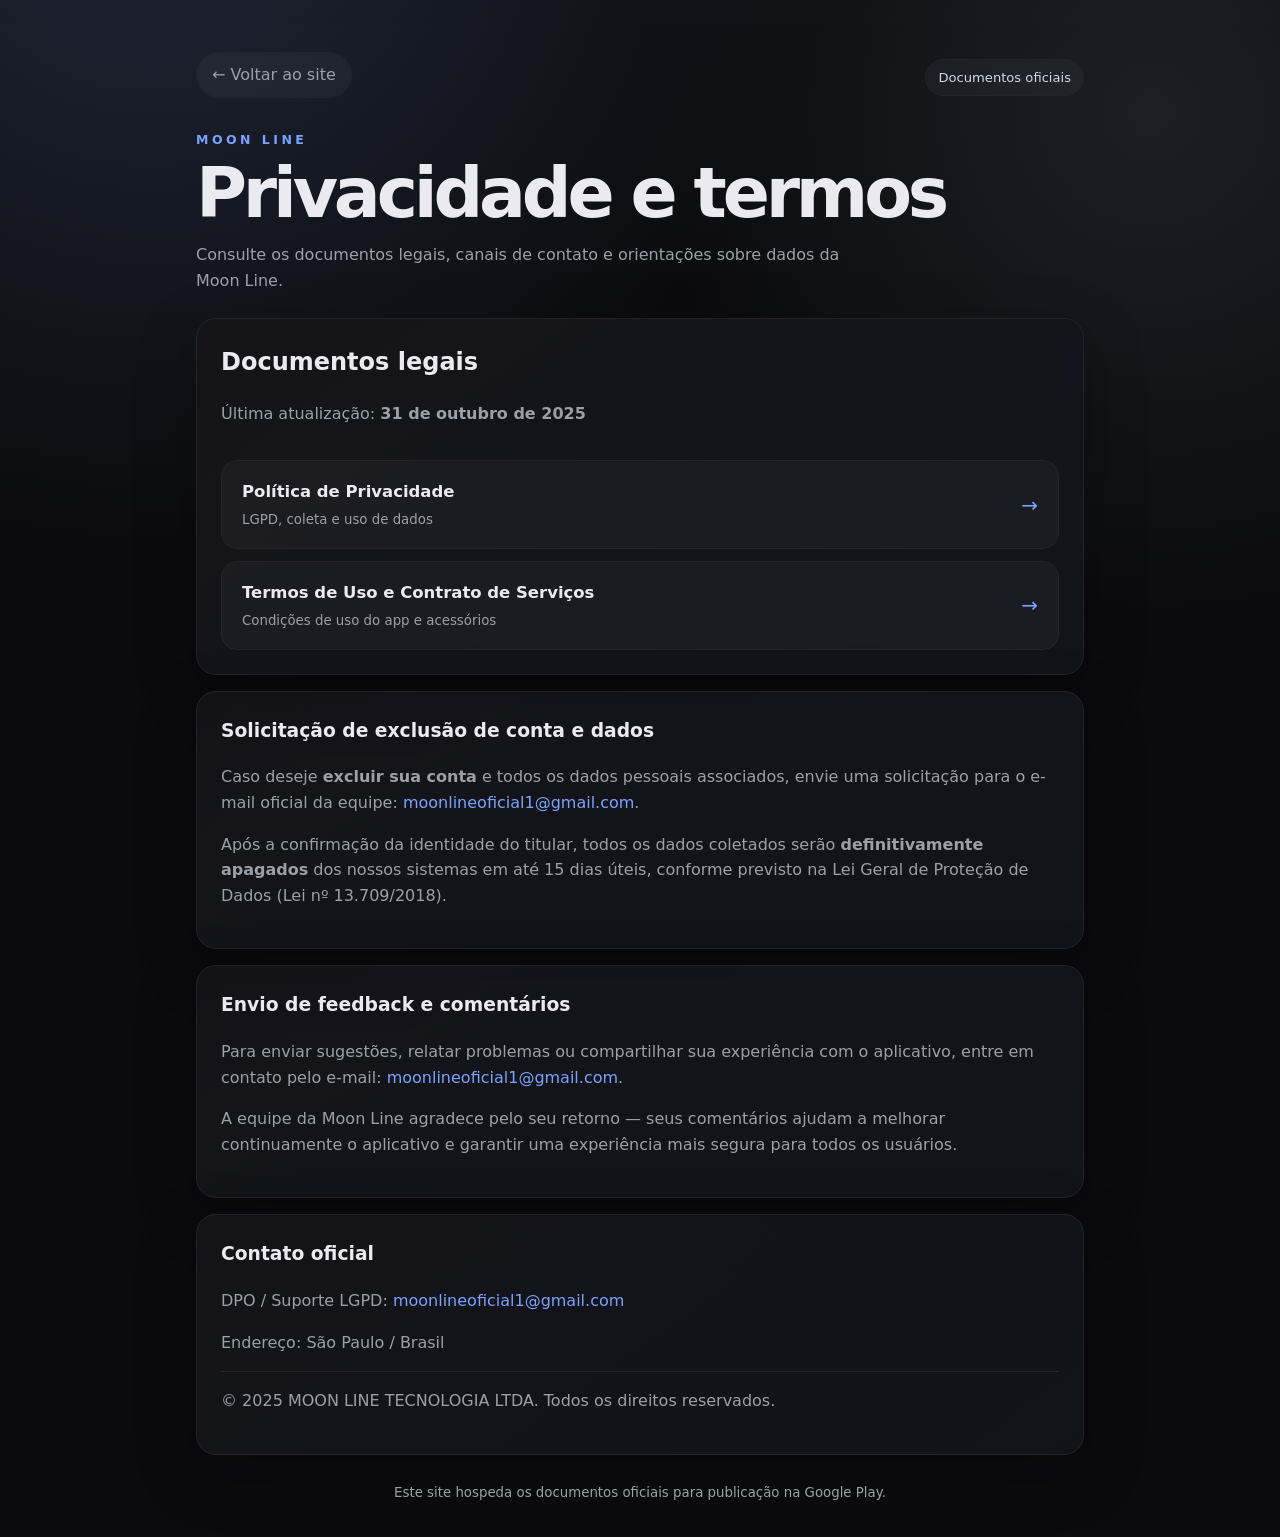
<file: moon-line-legal-main/index.html>
<!doctype html>
<html lang="pt-BR">
<head>
  <meta charset="utf-8" />
  <meta name="viewport" content="width=device-width,initial-scale=1" />
  <title>MOON LINE — Documentos Legais</title>
  <meta name="description" content="Página oficial com os documentos legais da MOON LINE (Política de Privacidade e Termos de Uso)." />
  <link rel="stylesheet" href="style.css" />
  <meta property="og:title" content="MOON LINE — Documentos Legais" />
  <meta property="og:description" content="Acesse a Política de Privacidade e os Termos de Uso da MOON LINE." />
  <meta property="og:type" content="website" />
</head>
<body>
  <header class="container legal-hero">
    <div class="topbar">
      <a class="back button-link" href="../index.html">&larr; Voltar ao site</a>
      <span class="legal-chip">Documentos oficiais</span>
    </div>
    <p class="eyebrow">Moon Line</p>
    <h1>Privacidade e termos</h1>
    <p class="subtitle">Consulte os documentos legais, canais de contato e orientações sobre dados da Moon Line.</p>
  </header>

  <main class="container">
    <section class="card documents-card" style="margin-bottom:16px;">
      <div class="section-heading">
        <div>
          <h2 style="margin-top:0;">Documentos legais</h2>
          <p class="muted" style="margin-top:6px;">
            Última atualização: <strong>31 de outubro de 2025</strong>
          </p>
        </div>
      </div>
      <div class="legal-grid">
        <a class="document-tile" href="politica-de-privacidade.html">
          <span>
            <strong>Política de Privacidade</strong>
            <small>LGPD, coleta e uso de dados</small>
          </span>
          <span class="document-arrow">&rarr;</span>
        </a>
        <a class="document-tile" href="termos-de-uso.html">
          <span>
            <strong>Termos de Uso e Contrato de Serviços</strong>
            <small>Condições de uso do app e acessórios</small>
          </span>
          <span class="document-arrow">&rarr;</span>
        </a>
      </div>
    </section>

    <section class="card" style="margin-bottom:16px;">
      <h3 style="margin-top:0;">Solicitação de exclusão de conta e dados</h3>
      <p class="muted">
        Caso deseje <strong>excluir sua conta</strong> e todos os dados pessoais associados,
        envie uma solicitação para o e-mail oficial da equipe:
        <a href="mailto:moonlineoficial1@gmail.com">moonlineoficial1@gmail.com</a>.
      </p>
      <p class="muted">
        Após a confirmação da identidade do titular, todos os dados coletados serão
        <strong>definitivamente apagados</strong> dos nossos sistemas em até 15 dias úteis,
        conforme previsto na Lei Geral de Proteção de Dados (Lei nº 13.709/2018).
      </p>
    </section>

    <section class="card" style="margin-bottom:16px;">
      <h3 style="margin-top:0;">Envio de feedback e comentários</h3>
      <p class="muted">
        Para enviar sugestões, relatar problemas ou compartilhar sua experiência com o aplicativo,
        entre em contato pelo e-mail:
        <a href="mailto:moonlineoficial1@gmail.com">moonlineoficial1@gmail.com</a>.
      </p>
      <p class="muted">
        A equipe da Moon Line agradece pelo seu retorno — seus comentários ajudam a melhorar
        continuamente o aplicativo e garantir uma experiência mais segura para todos os usuários.
      </p>
    </section>

    <section class="card">
      <h3 style="margin-top:0;">Contato oficial</h3>
      <p class="muted">DPO / Suporte LGPD: <a href="mailto:moonlineoficial1@gmail.com">moonlineoficial1@gmail.com</a></p>
      <p class="muted">Endereço: São Paulo / Brasil</p>
      <hr />
      <p class="muted">© 2025 MOON LINE TECNOLOGIA LTDA. Todos os direitos reservados.</p>
    </section>
  </main>

  <footer class="container foot">
    <small>Este site hospeda os documentos oficiais para publicação na Google Play.</small>
  </footer>
</body>
</html>
</file>
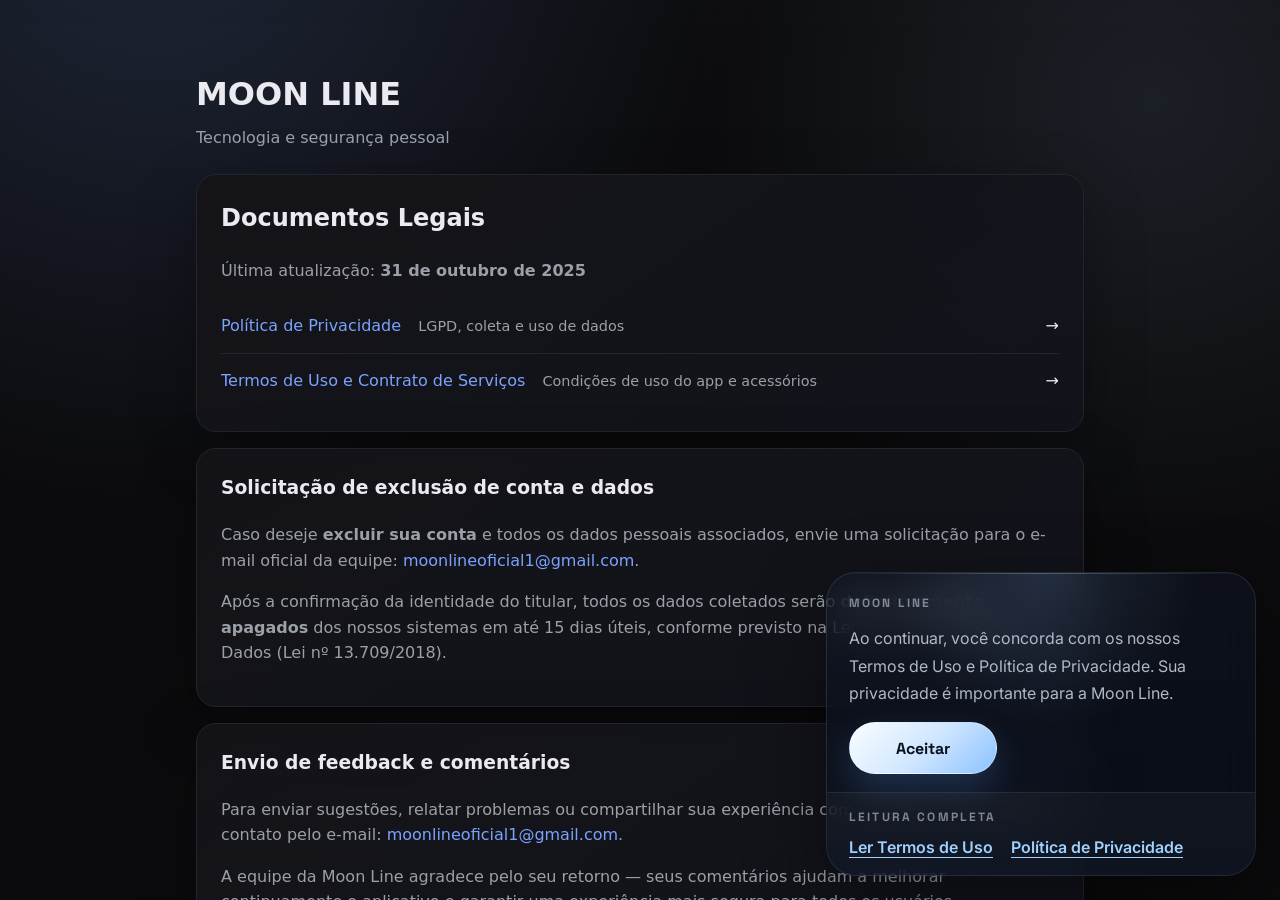
<file: politica-de-privacidade/index.html>
<!DOCTYPE html>
<html lang="pt-BR">
  <head>
    <meta charset="UTF-8" />
    <meta name="viewport" content="width=device-width, initial-scale=1.0" />
    <link rel="preconnect" href="https://fonts.googleapis.com" />
    <link rel="preconnect" href="https://fonts.gstatic.com" crossorigin />
    <link href="https://fonts.googleapis.com/css2?family=Inter:wght@400;500;600;700;800&family=Space+Grotesk:wght@400;500;600;700&display=swap" rel="stylesheet" />
    <link rel="stylesheet" href="../styles.css" />
    <title>Política de Privacidade | Moon Line</title>
    <meta
      name="description"
      content="Leitura da Política de Privacidade da Moon Line com o conteúdo original."
    />
    <style>
      html, body {
        margin: 0;
        width: 100%;
        height: 100%;
        background: #0b0f19;
      }

      iframe {
        display: block;
        width: 100%;
        height: 100%;
        border: 0;
      }
    </style>
  </head>
  <body>
    <iframe
      src="../moon-line-legal-main/politica-de-privacidade.html"
      title="Política de Privacidade da Moon Line"
    >
      <p>
        Se o documento não carregar, <a href="../moon-line-legal-main/politica-de-privacidade.html">clique aqui</a>.
      </p>
    </iframe>
    <script src="../script.js"></script>
  </body>
</html>
</file>
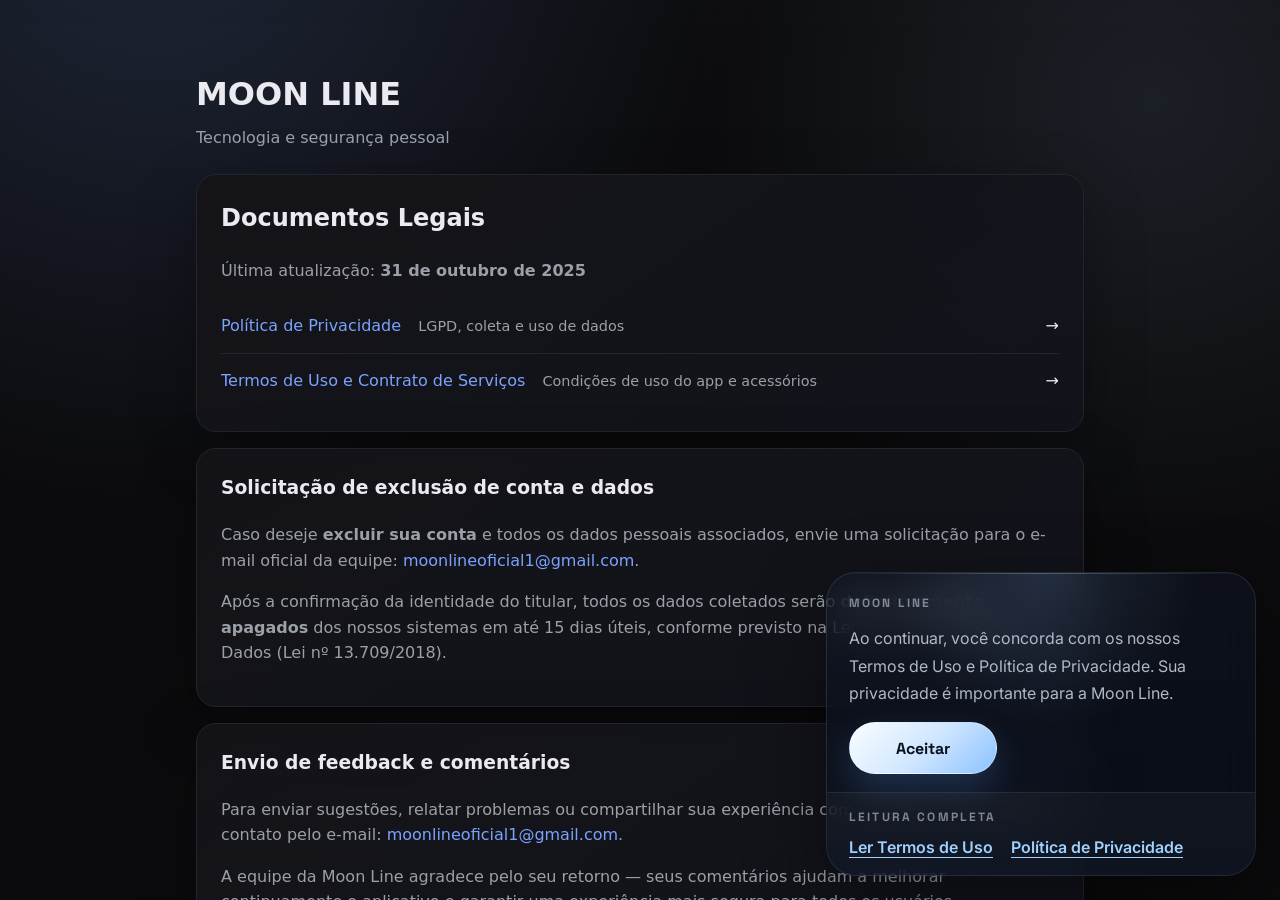
<file: termos-de-uso/index.html>
<!DOCTYPE html>
<html lang="pt-BR">
  <head>
    <meta charset="UTF-8" />
    <meta name="viewport" content="width=device-width, initial-scale=1.0" />
    <link rel="preconnect" href="https://fonts.googleapis.com" />
    <link rel="preconnect" href="https://fonts.gstatic.com" crossorigin />
    <link href="https://fonts.googleapis.com/css2?family=Inter:wght@400;500;600;700;800&family=Space+Grotesk:wght@400;500;600;700&display=swap" rel="stylesheet" />
    <link rel="stylesheet" href="../styles.css" />
    <title>Termos de Uso | Moon Line</title>
    <meta
      name="description"
      content="Leitura dos Termos de Uso da Moon Line com o conteúdo original."
    />
    <style>
      html, body {
        margin: 0;
        width: 100%;
        height: 100%;
        background: #0b0f19;
      }

      iframe {
        display: block;
        width: 100%;
        height: 100%;
        border: 0;
      }
    </style>
  </head>
  <body>
    <iframe
      src="../moon-line-legal-main/termos-de-uso.html"
      title="Termos de Uso da Moon Line"
    >
      <p>
        Se o documento não carregar, <a href="../moon-line-legal-main/termos-de-uso.html">clique aqui</a>.
      </p>
    </iframe>
    <script src="../script.js"></script>
  </body>
</html>
</file>
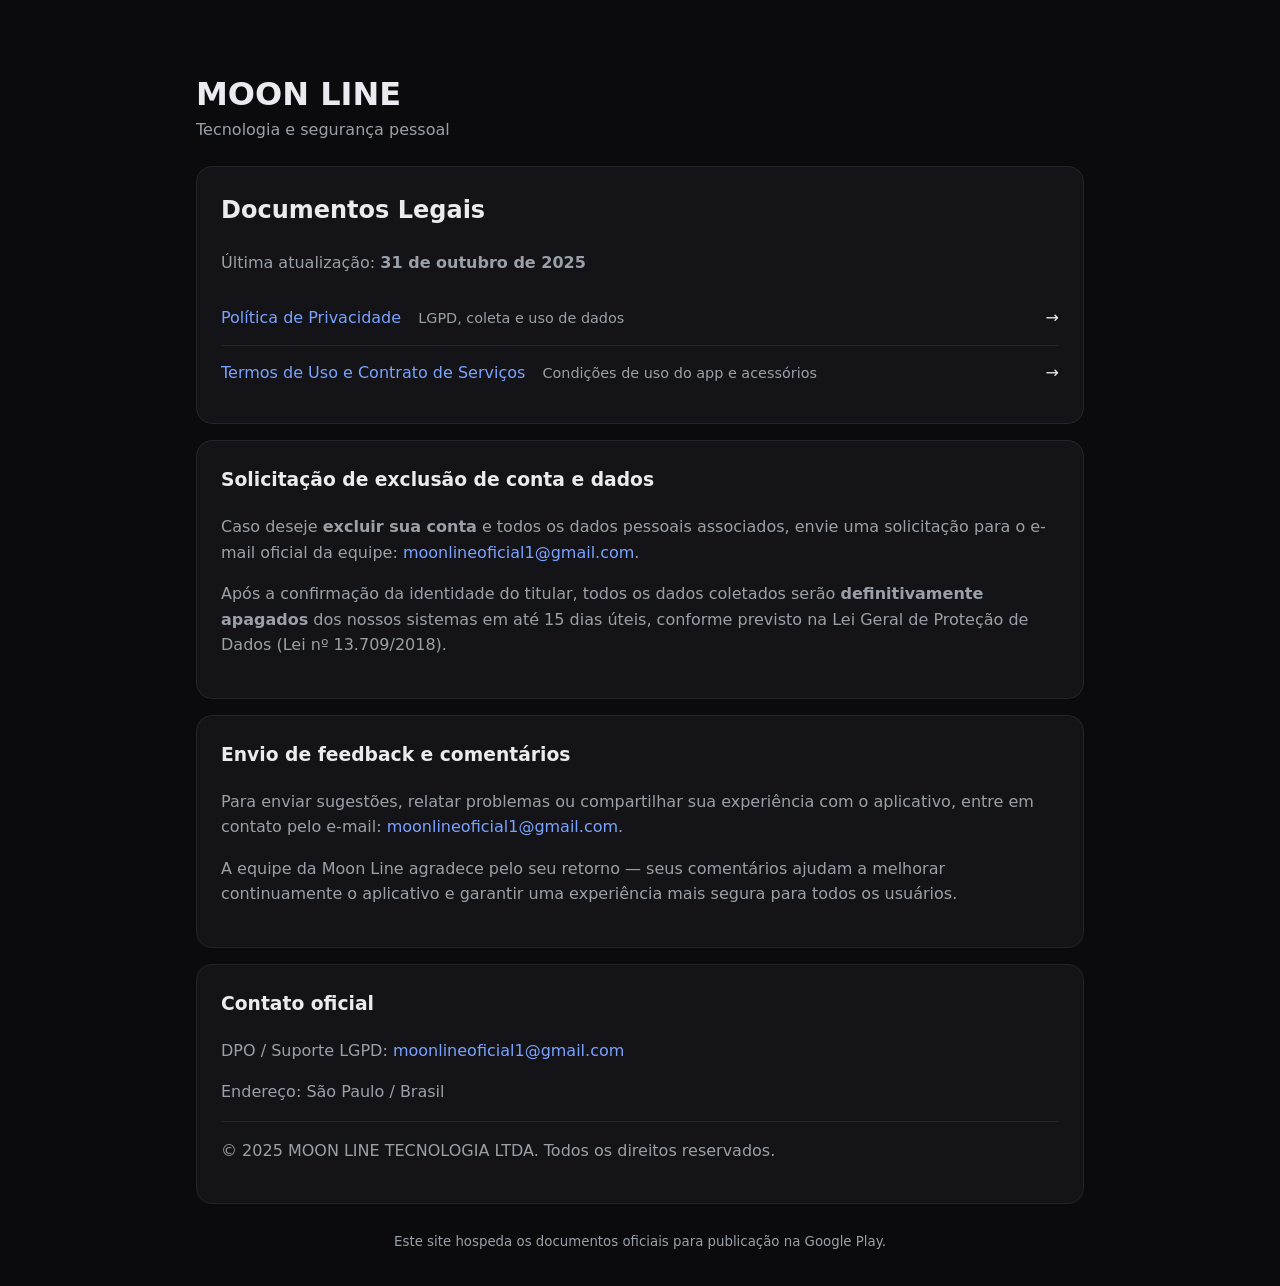
<file: tmp/legal-zip-restore/moon-line-legal-main/index.html>
<!doctype html>
<html lang="pt-BR">
<head>
  <meta charset="utf-8" />
  <meta name="viewport" content="width=device-width,initial-scale=1" />
  <title>MOON LINE — Documentos Legais</title>
  <meta name="description" content="Página oficial com os documentos legais da MOON LINE (Política de Privacidade e Termos de Uso)." />
  <link rel="stylesheet" href="style.css" />
  <meta property="og:title" content="MOON LINE — Documentos Legais" />
  <meta property="og:description" content="Acesse a Política de Privacidade e os Termos de Uso da MOON LINE." />
  <meta property="og:type" content="website" />
</head>
<body>
  <header class="container" style="padding-top:24px;">
    <h1 style="margin-bottom:4px;">MOON LINE</h1>
    <p class="subtitle">Tecnologia e segurança pessoal</p>
  </header>

  <main class="container">
    <section class="card" style="margin-bottom:16px;">
      <h2 style="margin-top:0;">Documentos Legais</h2>
      <p class="muted" style="margin-top:6px;">
        Última atualização: <strong>31 de outubro de 2025</strong>
      </p>
      <ul class="list" style="margin-top:12px;">
        <li>
          <div>
            <a href="politica-de-privacidade.html">Política de Privacidade</a>
            <span class="meta">LGPD, coleta e uso de dados</span>
          </div>
          <span>→</span>
        </li>
        <li>
          <div>
            <a href="termos-de-uso.html">Termos de Uso e Contrato de Serviços</a>
            <span class="meta">Condições de uso do app e acessórios</span>
          </div>
          <span>→</span>
        </li>
      </ul>
    </section>

    <section class="card" style="margin-bottom:16px;">
      <h3 style="margin-top:0;">Solicitação de exclusão de conta e dados</h3>
      <p class="muted">
        Caso deseje <strong>excluir sua conta</strong> e todos os dados pessoais associados,
        envie uma solicitação para o e-mail oficial da equipe:
        <a href="mailto:moonlineoficial1@gmail.com">moonlineoficial1@gmail.com</a>.
      </p>
      <p class="muted">
        Após a confirmação da identidade do titular, todos os dados coletados serão
        <strong>definitivamente apagados</strong> dos nossos sistemas em até 15 dias úteis,
        conforme previsto na Lei Geral de Proteção de Dados (Lei nº 13.709/2018).
      </p>
    </section>

    <section class="card" style="margin-bottom:16px;">
      <h3 style="margin-top:0;">Envio de feedback e comentários</h3>
      <p class="muted">
        Para enviar sugestões, relatar problemas ou compartilhar sua experiência com o aplicativo,
        entre em contato pelo e-mail:
        <a href="mailto:moonlineoficial1@gmail.com">moonlineoficial1@gmail.com</a>.
      </p>
      <p class="muted">
        A equipe da Moon Line agradece pelo seu retorno — seus comentários ajudam a melhorar
        continuamente o aplicativo e garantir uma experiência mais segura para todos os usuários.
      </p>
    </section>

    <section class="card">
      <h3 style="margin-top:0;">Contato oficial</h3>
      <p class="muted">DPO / Suporte LGPD: <a href="mailto:moonlineoficial1@gmail.com">moonlineoficial1@gmail.com</a></p>
      <p class="muted">Endereço: São Paulo / Brasil</p>
      <hr />
      <p class="muted">© 2025 MOON LINE TECNOLOGIA LTDA. Todos os direitos reservados.</p>
    </section>
  </main>

  <footer class="container foot">
    <small>Este site hospeda os documentos oficiais para publicação na Google Play.</small>
  </footer>
</body>
</html>
</file>
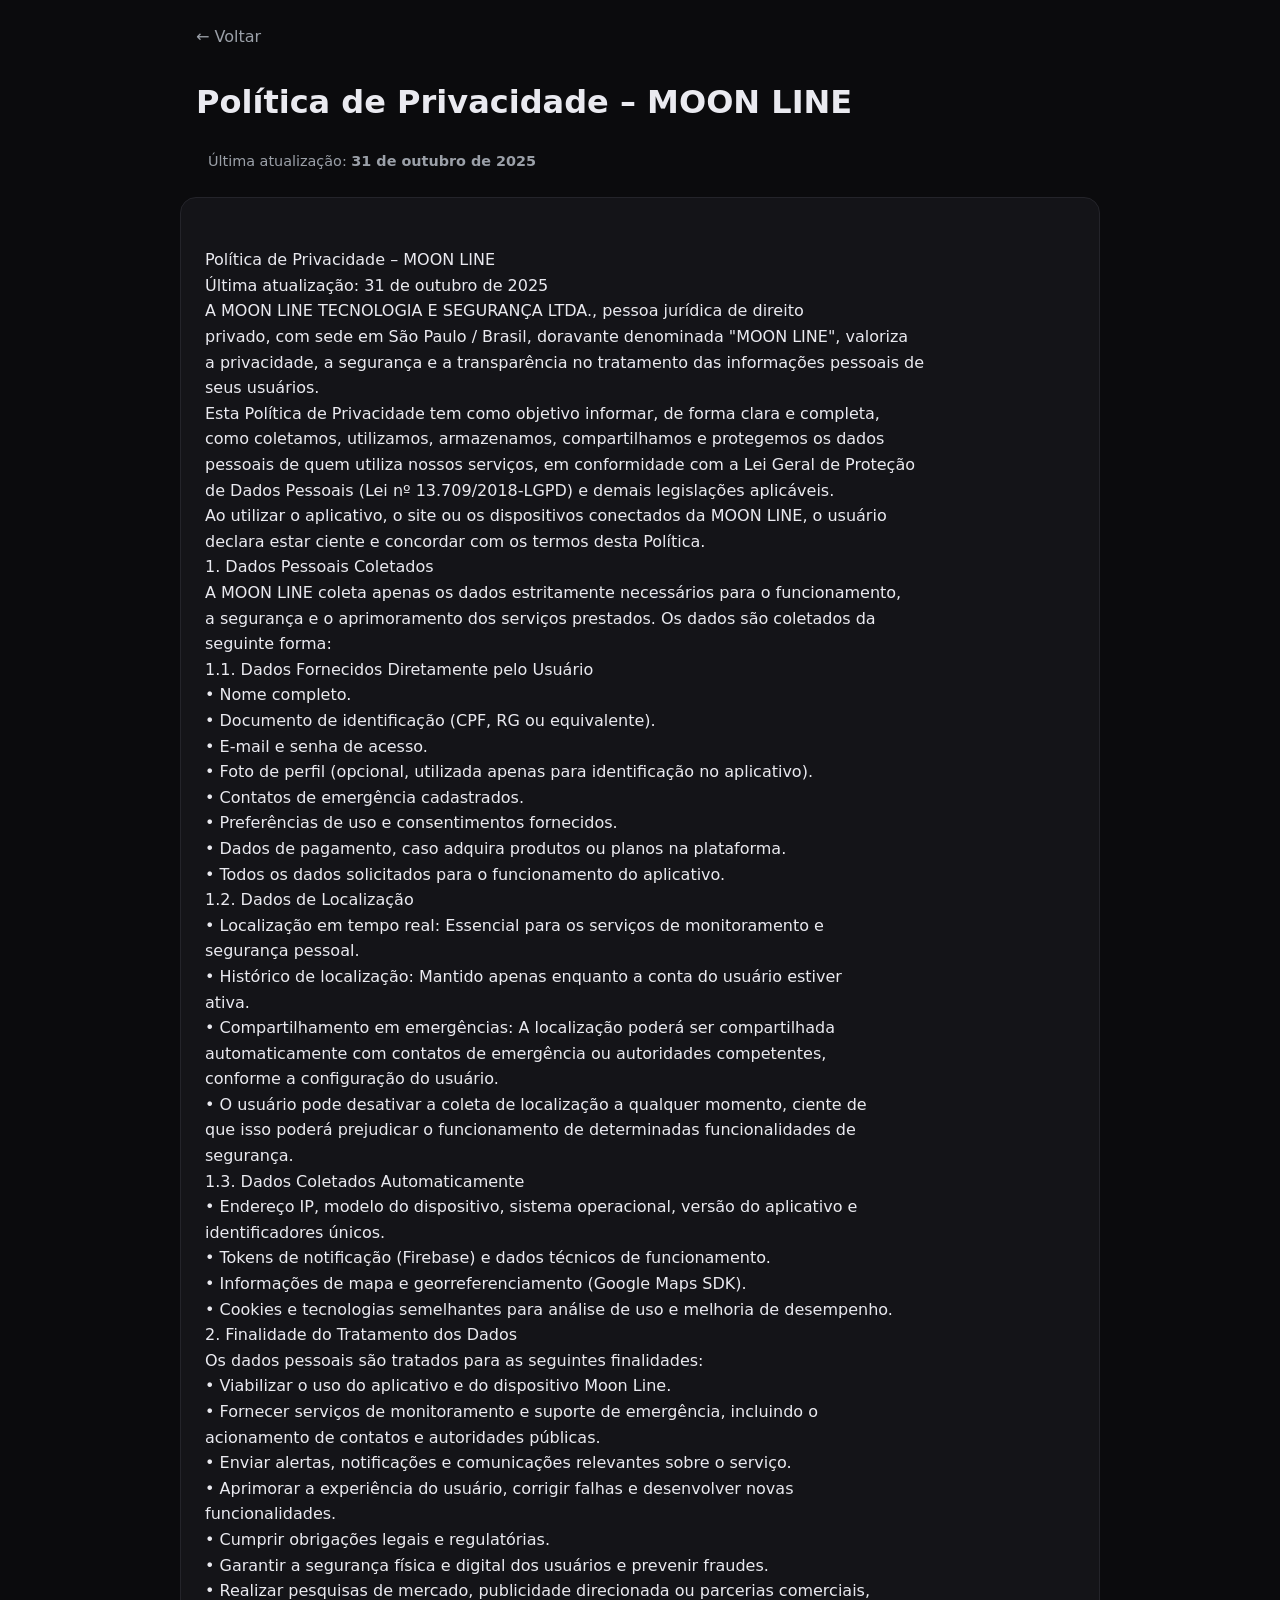
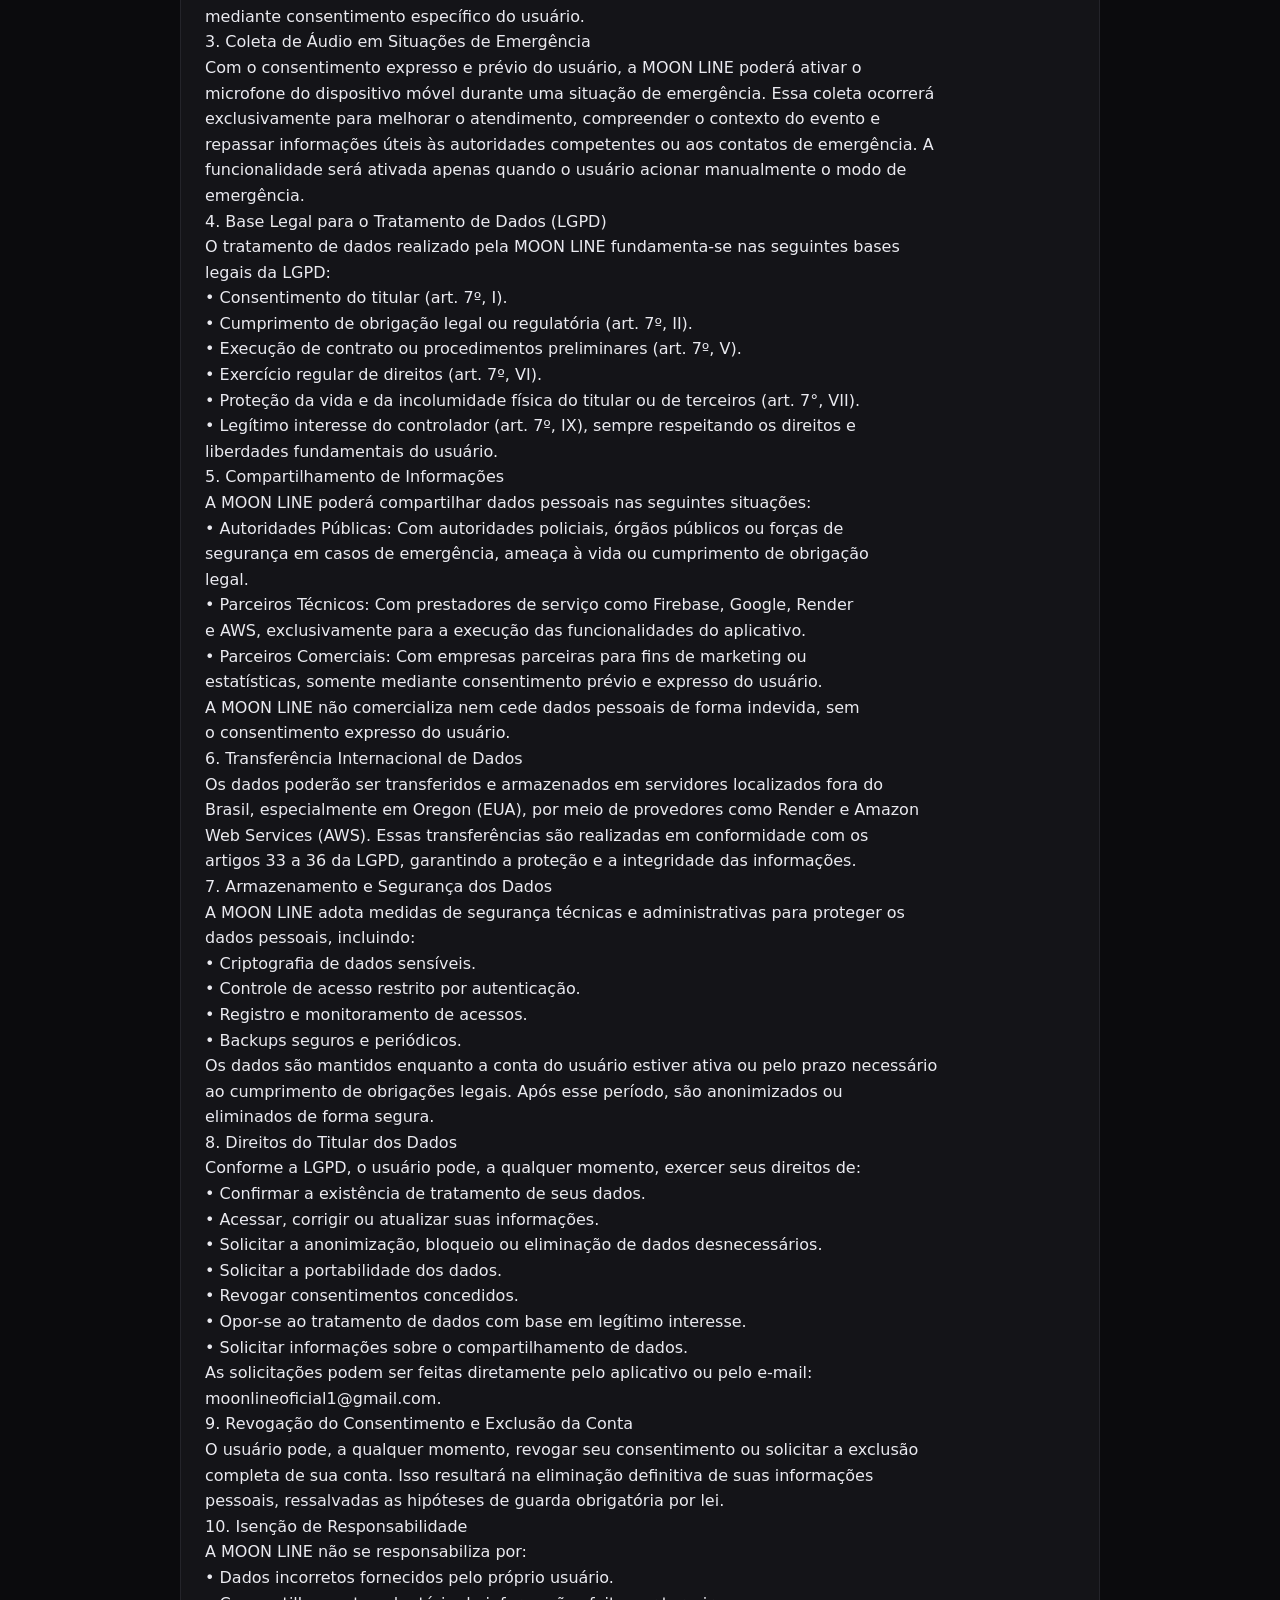
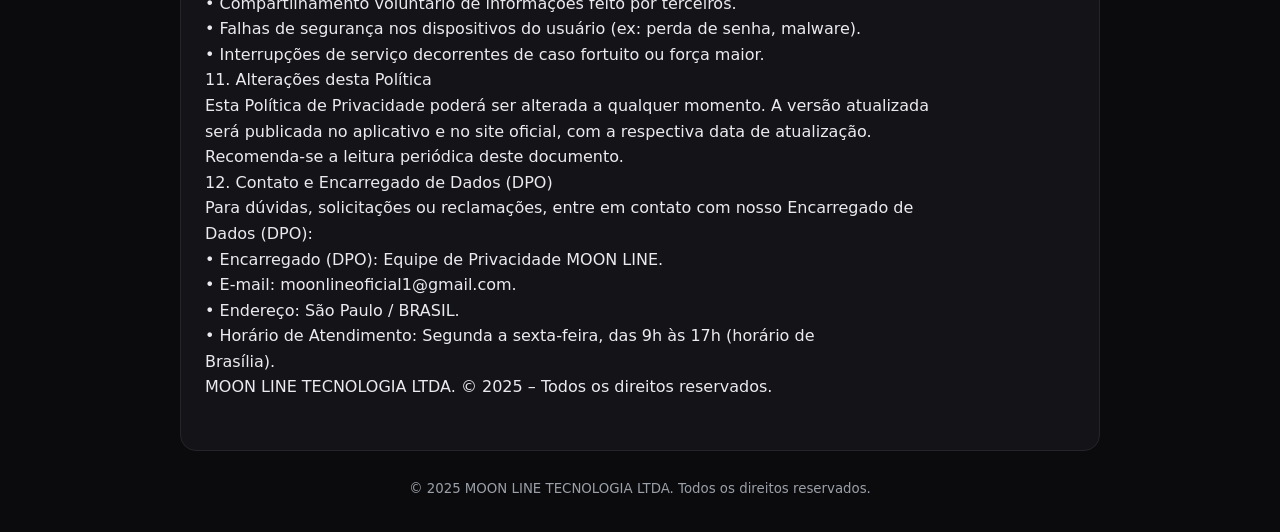
<file: tmp/legal-zip-restore/moon-line-legal-main/politica-de-privacidade.html>
<!doctype html>
<html lang="pt-BR">
<head>
  <meta charset="utf-8" />
  <meta name="viewport" content="width=device-width,initial-scale=1" />
  <title>Política de Privacidade – MOON LINE</title>
  <meta name="description" content="Política de Privacidade da MOON LINE." />
  <link rel="stylesheet" href="style.css" />
</head>
<body>
  <header class="container">
    <a class="back" href="index.html">← Voltar</a>
    <h1>Política de Privacidade – MOON LINE</h1>
    <p class="meta">Última atualização: <strong>31 de outubro de 2025</strong></p>
  </header>

  <main class="container card policy">
    <div class="raw">
Política de Privacidade – MOON LINE
Última atualização: 31 de outubro de 2025
A MOON LINE TECNOLOGIA E SEGURANÇA LTDA., pessoa jurídica de direito 
privado, com sede em São Paulo / Brasil, doravante denominada "MOON LINE", valoriza 
a privacidade, a segurança e a transparência no tratamento das informações pessoais de 
seus usuários.
Esta Política de Privacidade tem como objetivo informar, de forma clara e completa, 
como coletamos, utilizamos, armazenamos, compartilhamos e protegemos os dados 
pessoais de quem utiliza nossos serviços, em conformidade com a Lei Geral de Proteção 
de Dados Pessoais (Lei nº 13.709/2018-LGPD) e demais legislações aplicáveis.
Ao utilizar o aplicativo, o site ou os dispositivos conectados da MOON LINE, o usuário 
declara estar ciente e concordar com os termos desta Política.
1. Dados Pessoais Coletados
A MOON LINE coleta apenas os dados estritamente necessários para o funcionamento, 
a segurança e o aprimoramento dos serviços prestados. Os dados são coletados da 
seguinte forma:
1.1. Dados Fornecidos Diretamente pelo Usuário
• Nome completo.
• Documento de identificação (CPF, RG ou equivalente).
• E-mail e senha de acesso.
• Foto de perfil (opcional, utilizada apenas para identificação no aplicativo).
• Contatos de emergência cadastrados.
• Preferências de uso e consentimentos fornecidos.
• Dados de pagamento, caso adquira produtos ou planos na plataforma.
• Todos os dados solicitados para o funcionamento do aplicativo.
1.2. Dados de Localização
• Localização em tempo real: Essencial para os serviços de monitoramento e 
segurança pessoal.
• Histórico de localização: Mantido apenas enquanto a conta do usuário estiver 
ativa.
• Compartilhamento em emergências: A localização poderá ser compartilhada 
automaticamente com contatos de emergência ou autoridades competentes, 
conforme a configuração do usuário.
• O usuário pode desativar a coleta de localização a qualquer momento, ciente de 
que isso poderá prejudicar o funcionamento de determinadas funcionalidades de 
segurança.
1.3. Dados Coletados Automaticamente
• Endereço IP, modelo do dispositivo, sistema operacional, versão do aplicativo e 
identificadores únicos.
• Tokens de notificação (Firebase) e dados técnicos de funcionamento.
• Informações de mapa e georreferenciamento (Google Maps SDK).
• Cookies e tecnologias semelhantes para análise de uso e melhoria de desempenho.
2. Finalidade do Tratamento dos Dados
Os dados pessoais são tratados para as seguintes finalidades:
• Viabilizar o uso do aplicativo e do dispositivo Moon Line.
• Fornecer serviços de monitoramento e suporte de emergência, incluindo o 
acionamento de contatos e autoridades públicas.
• Enviar alertas, notificações e comunicações relevantes sobre o serviço.
• Aprimorar a experiência do usuário, corrigir falhas e desenvolver novas 
funcionalidades.
• Cumprir obrigações legais e regulatórias.
• Garantir a segurança física e digital dos usuários e prevenir fraudes.
• Realizar pesquisas de mercado, publicidade direcionada ou parcerias comerciais, 
mediante consentimento específico do usuário.
3. Coleta de Áudio em Situações de Emergência
Com o consentimento expresso e prévio do usuário, a MOON LINE poderá ativar o 
microfone do dispositivo móvel durante uma situação de emergência. Essa coleta ocorrerá 
exclusivamente para melhorar o atendimento, compreender o contexto do evento e 
repassar informações úteis às autoridades competentes ou aos contatos de emergência. A 
funcionalidade será ativada apenas quando o usuário acionar manualmente o modo de 
emergência.
4. Base Legal para o Tratamento de Dados (LGPD)
O tratamento de dados realizado pela MOON LINE fundamenta-se nas seguintes bases 
legais da LGPD:
• Consentimento do titular (art. 7º, I).
• Cumprimento de obrigação legal ou regulatória (art. 7º, II).
• Execução de contrato ou procedimentos preliminares (art. 7º, V).
• Exercício regular de direitos (art. 7º, VI).
• Proteção da vida e da incolumidade física do titular ou de terceiros (art. 7°, VII).
• Legítimo interesse do controlador (art. 7º, IX), sempre respeitando os direitos e 
liberdades fundamentais do usuário.
5. Compartilhamento de Informações
A MOON LINE poderá compartilhar dados pessoais nas seguintes situações:
• Autoridades Públicas: Com autoridades policiais, órgãos públicos ou forças de 
segurança em casos de emergência, ameaça à vida ou cumprimento de obrigação 
legal.
• Parceiros Técnicos: Com prestadores de serviço como Firebase, Google, Render 
e AWS, exclusivamente para a execução das funcionalidades do aplicativo.
• Parceiros Comerciais: Com empresas parceiras para fins de marketing ou 
estatísticas, somente mediante consentimento prévio e expresso do usuário.
A MOON LINE não comercializa nem cede dados pessoais de forma indevida, sem 
o consentimento expresso do usuário.
6. Transferência Internacional de Dados
Os dados poderão ser transferidos e armazenados em servidores localizados fora do 
Brasil, especialmente em Oregon (EUA), por meio de provedores como Render e Amazon 
Web Services (AWS). Essas transferências são realizadas em conformidade com os 
artigos 33 a 36 da LGPD, garantindo a proteção e a integridade das informações.
7. Armazenamento e Segurança dos Dados
A MOON LINE adota medidas de segurança técnicas e administrativas para proteger os 
dados pessoais, incluindo:
• Criptografia de dados sensíveis.
• Controle de acesso restrito por autenticação.
• Registro e monitoramento de acessos.
• Backups seguros e periódicos.
Os dados são mantidos enquanto a conta do usuário estiver ativa ou pelo prazo necessário 
ao cumprimento de obrigações legais. Após esse período, são anonimizados ou 
eliminados de forma segura.
8. Direitos do Titular dos Dados
Conforme a LGPD, o usuário pode, a qualquer momento, exercer seus direitos de:
• Confirmar a existência de tratamento de seus dados.
• Acessar, corrigir ou atualizar suas informações.
• Solicitar a anonimização, bloqueio ou eliminação de dados desnecessários.
• Solicitar a portabilidade dos dados.
• Revogar consentimentos concedidos.
• Opor-se ao tratamento de dados com base em legítimo interesse.
• Solicitar informações sobre o compartilhamento de dados.
As solicitações podem ser feitas diretamente pelo aplicativo ou pelo e-mail: 
moonlineoficial1@gmail.com.
9. Revogação do Consentimento e Exclusão da Conta
O usuário pode, a qualquer momento, revogar seu consentimento ou solicitar a exclusão 
completa de sua conta. Isso resultará na eliminação definitiva de suas informações 
pessoais, ressalvadas as hipóteses de guarda obrigatória por lei.
10. Isenção de Responsabilidade
A MOON LINE não se responsabiliza por:
• Dados incorretos fornecidos pelo próprio usuário.
• Compartilhamento voluntário de informações feito por terceiros.
• Falhas de segurança nos dispositivos do usuário (ex: perda de senha, malware).
• Interrupções de serviço decorrentes de caso fortuito ou força maior.
11. Alterações desta Política
Esta Política de Privacidade poderá ser alterada a qualquer momento. A versão atualizada 
será publicada no aplicativo e no site oficial, com a respectiva data de atualização. 
Recomenda-se a leitura periódica deste documento.
12. Contato e Encarregado de Dados (DPO)
Para dúvidas, solicitações ou reclamações, entre em contato com nosso Encarregado de 
Dados (DPO):
• Encarregado (DPO): Equipe de Privacidade MOON LINE.
• E-mail: moonlineoficial1@gmail.com.
• Endereço: São Paulo / BRASIL.
• Horário de Atendimento: Segunda a sexta-feira, das 9h às 17h (horário de 
Brasília).
MOON LINE TECNOLOGIA LTDA. © 2025 – Todos os direitos reservados.
    </div>
  </main>

  <footer class="container foot">
    <small>© 2025 MOON LINE TECNOLOGIA LTDA. Todos os direitos reservados.</small>
  </footer>
</body>
</html>
</file>
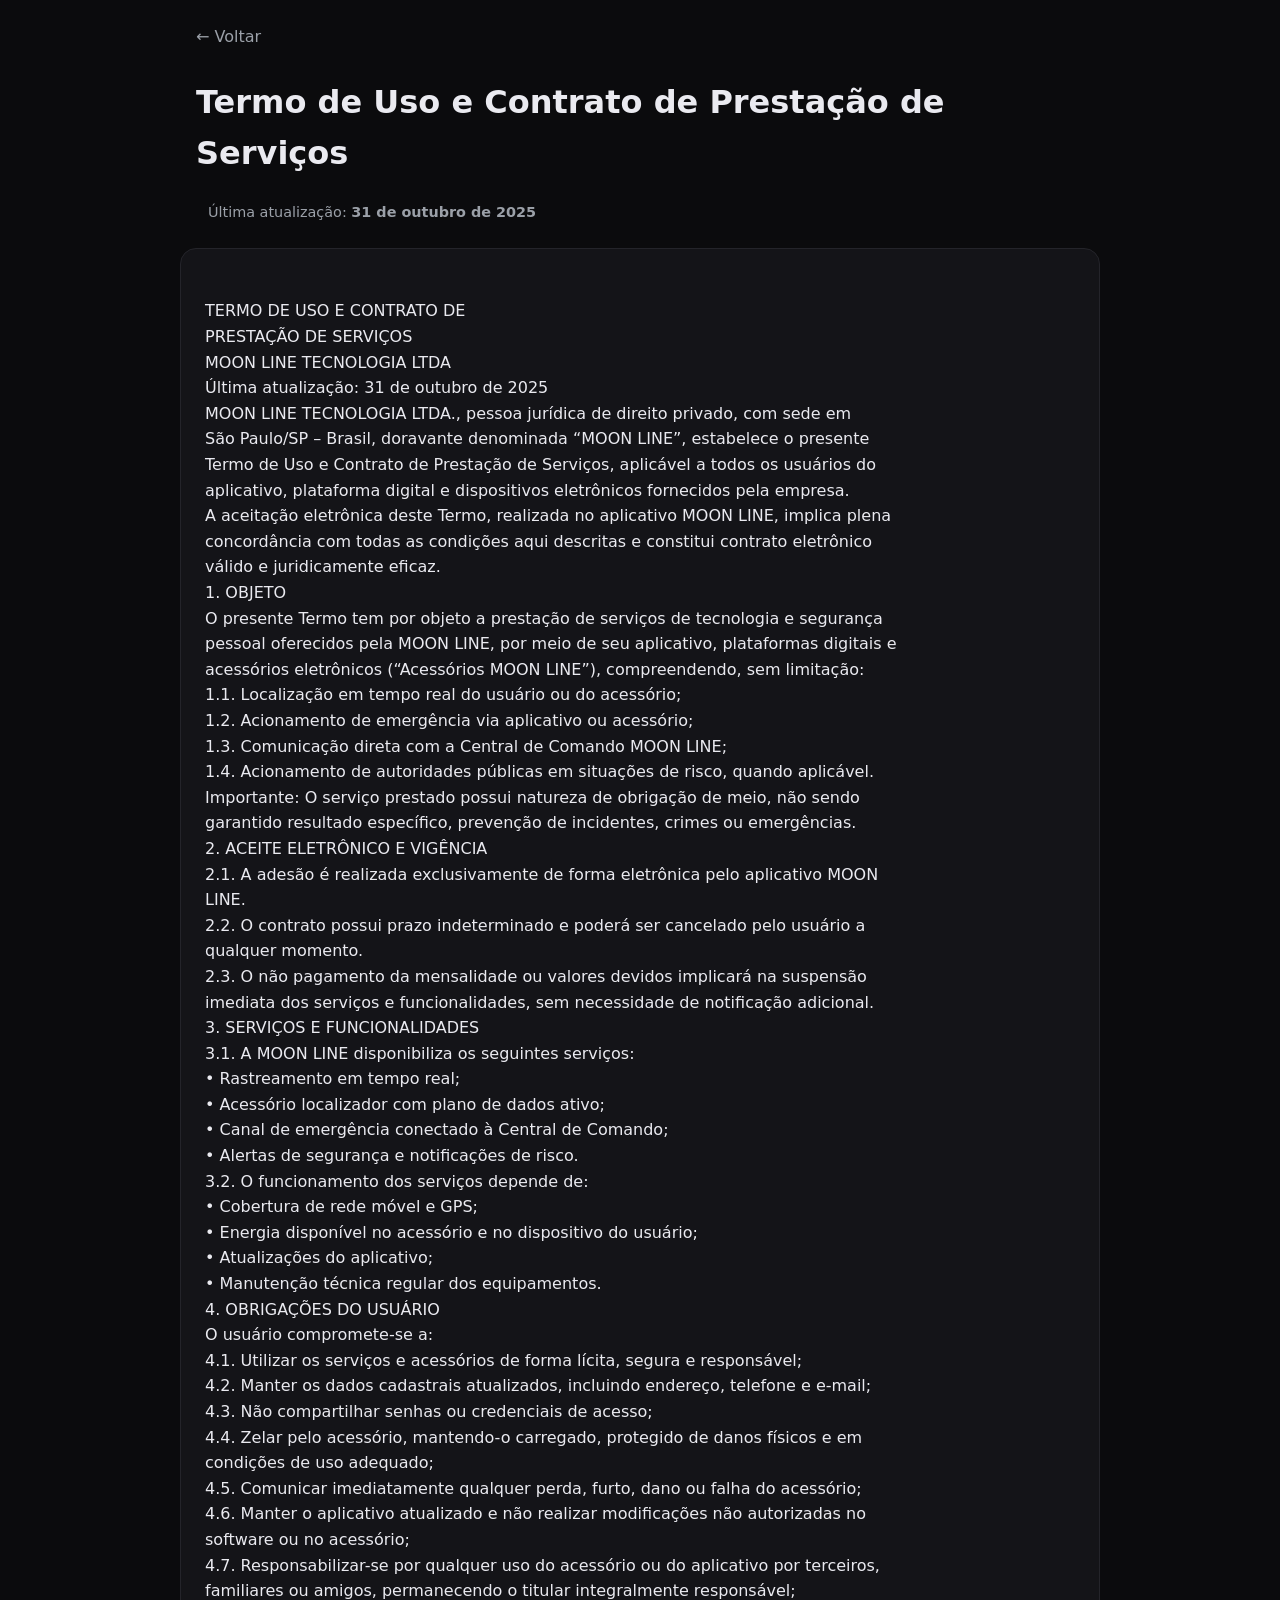
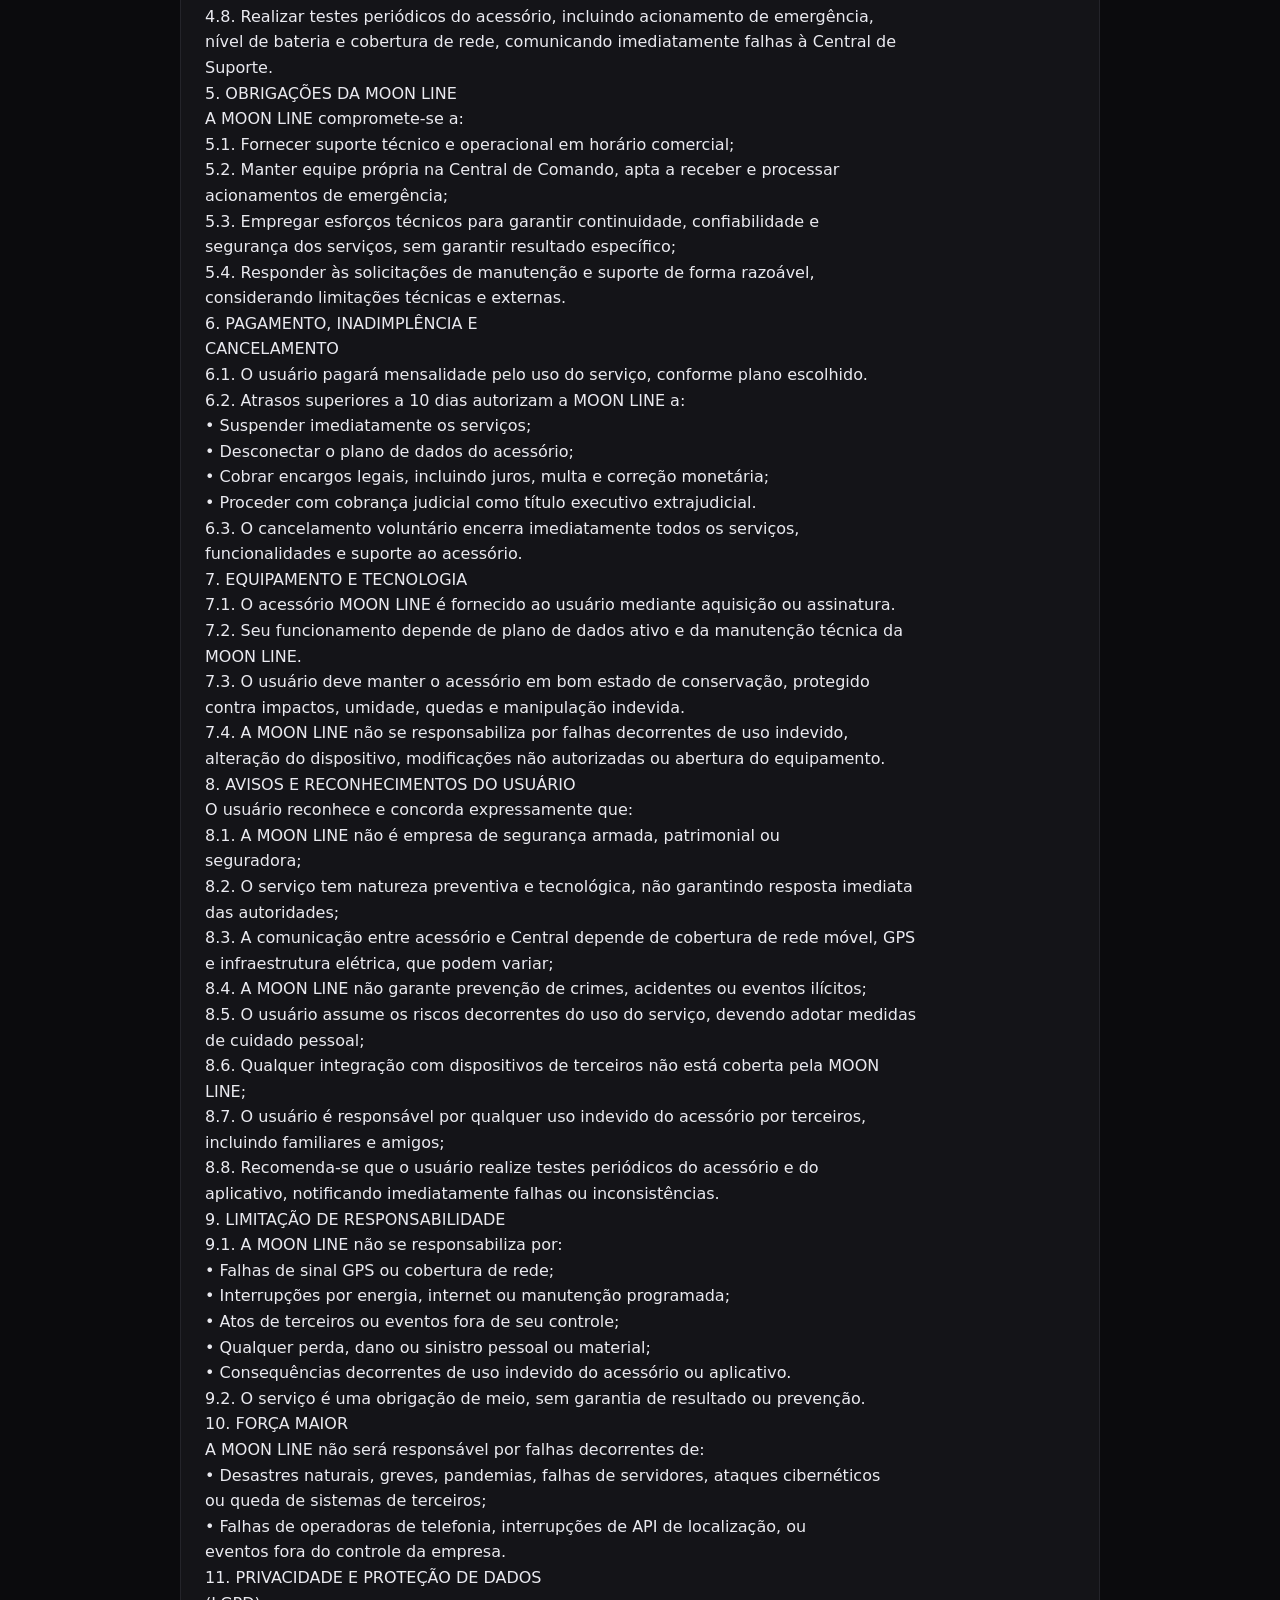
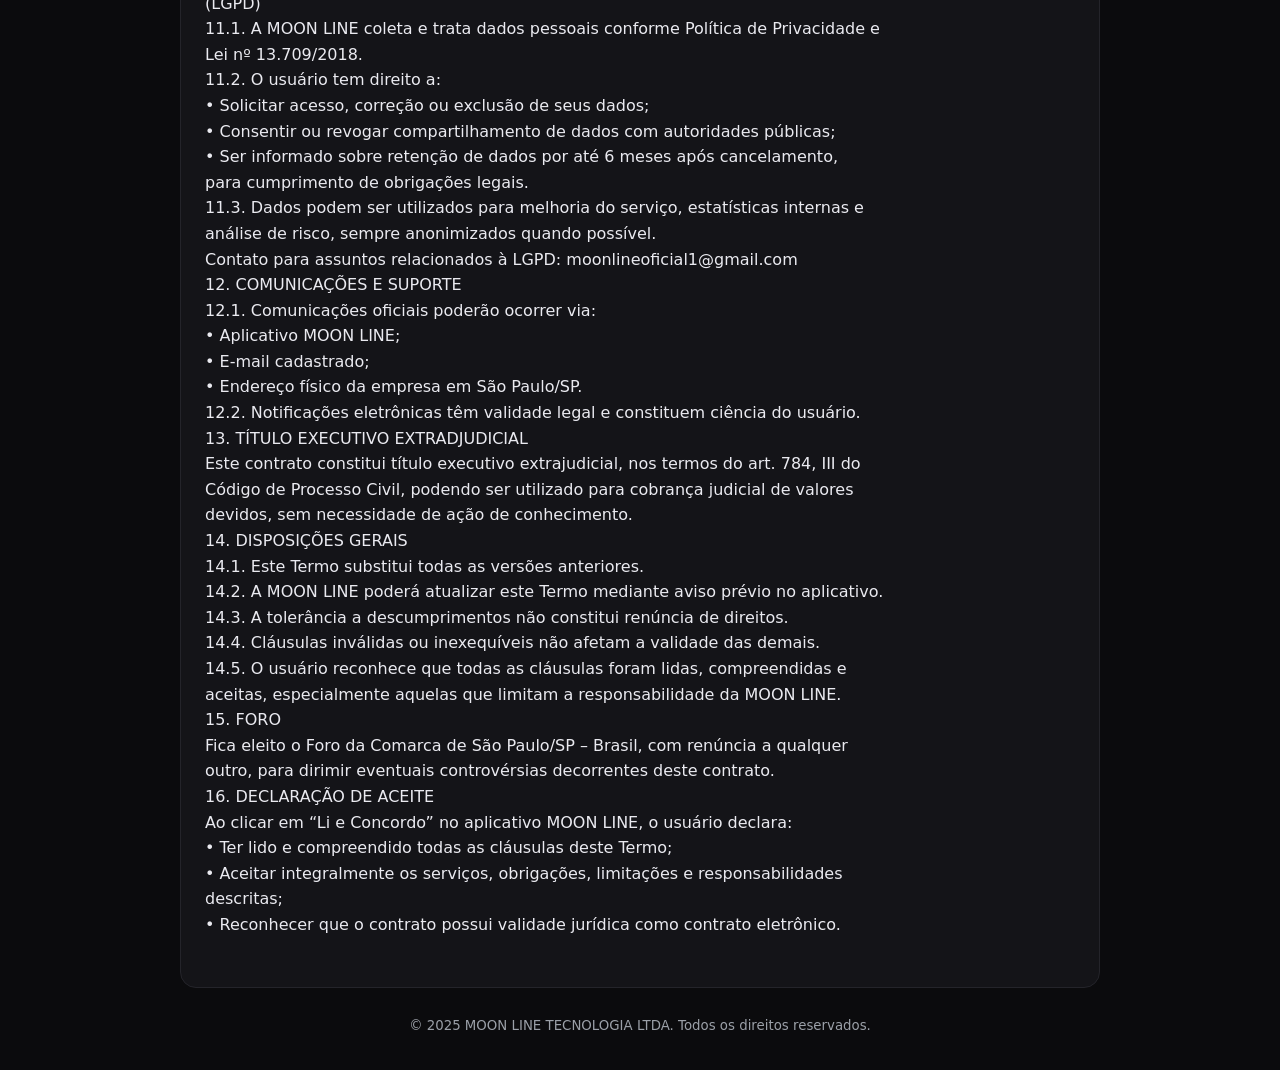
<file: tmp/legal-zip-restore/moon-line-legal-main/termos-de-uso.html>
<!doctype html>
<html lang="pt-BR">
<head>
  <meta charset="utf-8" />
  <meta name="viewport" content="width=device-width,initial-scale=1" />
  <title>Termos de Uso – MOON LINE</title>
  <meta name="description" content="Termo de Uso e Contrato de Prestação de Serviços da MOON LINE." />
  <link rel="stylesheet" href="style.css" />
</head>
<body>
  <header class="container">
    <a class="back" href="index.html">← Voltar</a>
    <h1>Termo de Uso e Contrato de Prestação de Serviços</h1>
    <p class="meta">Última atualização: <strong>31 de outubro de 2025</strong></p>
  </header>

  <main class="container card policy">
    <div class="raw">
TERMO DE USO E CONTRATO DE 
PRESTAÇÃO DE SERVIÇOS
MOON LINE TECNOLOGIA LTDA
Última atualização: 31 de outubro de 2025
MOON LINE TECNOLOGIA LTDA., pessoa jurídica de direito privado, com sede em 
São Paulo/SP – Brasil, doravante denominada “MOON LINE”, estabelece o presente 
Termo de Uso e Contrato de Prestação de Serviços, aplicável a todos os usuários do 
aplicativo, plataforma digital e dispositivos eletrônicos fornecidos pela empresa.
A aceitação eletrônica deste Termo, realizada no aplicativo MOON LINE, implica plena 
concordância com todas as condições aqui descritas e constitui contrato eletrônico 
válido e juridicamente eficaz.
1. OBJETO
O presente Termo tem por objeto a prestação de serviços de tecnologia e segurança 
pessoal oferecidos pela MOON LINE, por meio de seu aplicativo, plataformas digitais e 
acessórios eletrônicos (“Acessórios MOON LINE”), compreendendo, sem limitação:
1.1. Localização em tempo real do usuário ou do acessório;
1.2. Acionamento de emergência via aplicativo ou acessório;
1.3. Comunicação direta com a Central de Comando MOON LINE;
1.4. Acionamento de autoridades públicas em situações de risco, quando aplicável.
Importante: O serviço prestado possui natureza de obrigação de meio, não sendo 
garantido resultado específico, prevenção de incidentes, crimes ou emergências.
2. ACEITE ELETRÔNICO E VIGÊNCIA
2.1. A adesão é realizada exclusivamente de forma eletrônica pelo aplicativo MOON 
LINE.
2.2. O contrato possui prazo indeterminado e poderá ser cancelado pelo usuário a 
qualquer momento.
2.3. O não pagamento da mensalidade ou valores devidos implicará na suspensão 
imediata dos serviços e funcionalidades, sem necessidade de notificação adicional.
3. SERVIÇOS E FUNCIONALIDADES
3.1. A MOON LINE disponibiliza os seguintes serviços:
• Rastreamento em tempo real;
• Acessório localizador com plano de dados ativo;
• Canal de emergência conectado à Central de Comando;
• Alertas de segurança e notificações de risco.
3.2. O funcionamento dos serviços depende de:
• Cobertura de rede móvel e GPS;
• Energia disponível no acessório e no dispositivo do usuário;
• Atualizações do aplicativo;
• Manutenção técnica regular dos equipamentos.
4. OBRIGAÇÕES DO USUÁRIO
O usuário compromete-se a:
4.1. Utilizar os serviços e acessórios de forma lícita, segura e responsável;
4.2. Manter os dados cadastrais atualizados, incluindo endereço, telefone e e-mail;
4.3. Não compartilhar senhas ou credenciais de acesso;
4.4. Zelar pelo acessório, mantendo-o carregado, protegido de danos físicos e em 
condições de uso adequado;
4.5. Comunicar imediatamente qualquer perda, furto, dano ou falha do acessório;
4.6. Manter o aplicativo atualizado e não realizar modificações não autorizadas no 
software ou no acessório;
4.7. Responsabilizar-se por qualquer uso do acessório ou do aplicativo por terceiros, 
familiares ou amigos, permanecendo o titular integralmente responsável;
4.8. Realizar testes periódicos do acessório, incluindo acionamento de emergência, 
nível de bateria e cobertura de rede, comunicando imediatamente falhas à Central de 
Suporte.
5. OBRIGAÇÕES DA MOON LINE
A MOON LINE compromete-se a:
5.1. Fornecer suporte técnico e operacional em horário comercial;
5.2. Manter equipe própria na Central de Comando, apta a receber e processar 
acionamentos de emergência;
5.3. Empregar esforços técnicos para garantir continuidade, confiabilidade e 
segurança dos serviços, sem garantir resultado específico;
5.4. Responder às solicitações de manutenção e suporte de forma razoável, 
considerando limitações técnicas e externas.
6. PAGAMENTO, INADIMPLÊNCIA E 
CANCELAMENTO
6.1. O usuário pagará mensalidade pelo uso do serviço, conforme plano escolhido.
6.2. Atrasos superiores a 10 dias autorizam a MOON LINE a:
• Suspender imediatamente os serviços;
• Desconectar o plano de dados do acessório;
• Cobrar encargos legais, incluindo juros, multa e correção monetária;
• Proceder com cobrança judicial como título executivo extrajudicial.
6.3. O cancelamento voluntário encerra imediatamente todos os serviços, 
funcionalidades e suporte ao acessório.
7. EQUIPAMENTO E TECNOLOGIA
7.1. O acessório MOON LINE é fornecido ao usuário mediante aquisição ou assinatura.
7.2. Seu funcionamento depende de plano de dados ativo e da manutenção técnica da 
MOON LINE.
7.3. O usuário deve manter o acessório em bom estado de conservação, protegido 
contra impactos, umidade, quedas e manipulação indevida.
7.4. A MOON LINE não se responsabiliza por falhas decorrentes de uso indevido, 
alteração do dispositivo, modificações não autorizadas ou abertura do equipamento.
8. AVISOS E RECONHECIMENTOS DO USUÁRIO
O usuário reconhece e concorda expressamente que:
8.1. A MOON LINE não é empresa de segurança armada, patrimonial ou 
seguradora;
8.2. O serviço tem natureza preventiva e tecnológica, não garantindo resposta imediata 
das autoridades;
8.3. A comunicação entre acessório e Central depende de cobertura de rede móvel, GPS 
e infraestrutura elétrica, que podem variar;
8.4. A MOON LINE não garante prevenção de crimes, acidentes ou eventos ilícitos;
8.5. O usuário assume os riscos decorrentes do uso do serviço, devendo adotar medidas 
de cuidado pessoal;
8.6. Qualquer integração com dispositivos de terceiros não está coberta pela MOON 
LINE;
8.7. O usuário é responsável por qualquer uso indevido do acessório por terceiros, 
incluindo familiares e amigos;
8.8. Recomenda-se que o usuário realize testes periódicos do acessório e do 
aplicativo, notificando imediatamente falhas ou inconsistências.
9. LIMITAÇÃO DE RESPONSABILIDADE
9.1. A MOON LINE não se responsabiliza por:
• Falhas de sinal GPS ou cobertura de rede;
• Interrupções por energia, internet ou manutenção programada;
• Atos de terceiros ou eventos fora de seu controle;
• Qualquer perda, dano ou sinistro pessoal ou material;
• Consequências decorrentes de uso indevido do acessório ou aplicativo.
9.2. O serviço é uma obrigação de meio, sem garantia de resultado ou prevenção.
10. FORÇA MAIOR
A MOON LINE não será responsável por falhas decorrentes de:
• Desastres naturais, greves, pandemias, falhas de servidores, ataques cibernéticos 
ou queda de sistemas de terceiros;
• Falhas de operadoras de telefonia, interrupções de API de localização, ou 
eventos fora do controle da empresa.
11. PRIVACIDADE E PROTEÇÃO DE DADOS 
(LGPD)
11.1. A MOON LINE coleta e trata dados pessoais conforme Política de Privacidade e 
Lei nº 13.709/2018.
11.2. O usuário tem direito a:
• Solicitar acesso, correção ou exclusão de seus dados;
• Consentir ou revogar compartilhamento de dados com autoridades públicas;
• Ser informado sobre retenção de dados por até 6 meses após cancelamento, 
para cumprimento de obrigações legais.
11.3. Dados podem ser utilizados para melhoria do serviço, estatísticas internas e 
análise de risco, sempre anonimizados quando possível.
Contato para assuntos relacionados à LGPD: moonlineoficial1@gmail.com
12. COMUNICAÇÕES E SUPORTE
12.1. Comunicações oficiais poderão ocorrer via:
• Aplicativo MOON LINE;
• E-mail cadastrado;
• Endereço físico da empresa em São Paulo/SP.
12.2. Notificações eletrônicas têm validade legal e constituem ciência do usuário.
13. TÍTULO EXECUTIVO EXTRADJUDICIAL
Este contrato constitui título executivo extrajudicial, nos termos do art. 784, III do 
Código de Processo Civil, podendo ser utilizado para cobrança judicial de valores 
devidos, sem necessidade de ação de conhecimento.
14. DISPOSIÇÕES GERAIS
14.1. Este Termo substitui todas as versões anteriores.
14.2. A MOON LINE poderá atualizar este Termo mediante aviso prévio no aplicativo.
14.3. A tolerância a descumprimentos não constitui renúncia de direitos.
14.4. Cláusulas inválidas ou inexequíveis não afetam a validade das demais.
14.5. O usuário reconhece que todas as cláusulas foram lidas, compreendidas e 
aceitas, especialmente aquelas que limitam a responsabilidade da MOON LINE.
15. FORO
Fica eleito o Foro da Comarca de São Paulo/SP – Brasil, com renúncia a qualquer 
outro, para dirimir eventuais controvérsias decorrentes deste contrato.
16. DECLARAÇÃO DE ACEITE
Ao clicar em “Li e Concordo” no aplicativo MOON LINE, o usuário declara:
• Ter lido e compreendido todas as cláusulas deste Termo;
• Aceitar integralmente os serviços, obrigações, limitações e responsabilidades 
descritas;
• Reconhecer que o contrato possui validade jurídica como contrato eletrônico.
    </div>
  </main>

  <footer class="container foot">
    <small>© 2025 MOON LINE TECNOLOGIA LTDA. Todos os direitos reservados.</small>
  </footer>
</body>
</html>
</file>
<file: moon-line-legal-main/style.css>
:root { --bg:#0b0b0d; --card:#141418; --text:#eaeaf0; --muted:#9ba0a8; --accent:#7aa2ff; --stroke:#24242a; }
* { box-sizing: border-box; }
html, body { margin:0; padding:0; background:radial-gradient(circle at 12% -10%, rgba(122,162,255,.18), transparent 34%), radial-gradient(circle at 90% 6%, rgba(169,207,255,.10), transparent 28%), var(--bg); color:var(--text); font:16px/1.6 system-ui,-apple-system,Segoe UI,Roboto,Inter,Arial,sans-serif; }
a { color:var(--accent); text-decoration:none; } a:hover { text-decoration:underline; }
.container { max-width:920px; margin:24px auto; padding:0 16px; }
.legal-hero { padding-top:28px; margin-bottom:18px; }
.topbar { display:flex; align-items:center; justify-content:space-between; gap:12px; margin-bottom:26px; }
.eyebrow { color:var(--accent); font-size:.78rem; font-weight:800; letter-spacing:.28em; margin:0 0 10px; text-transform:uppercase; }
.legal-hero h1 { font-size:clamp(2.1rem, 7vw, 4.35rem); line-height:.96; letter-spacing:-.06em; margin:0 0 16px; max-width:760px; }
.subtitle { color:var(--muted); margin:0; max-width:660px; }
.legal-chip { border:1px solid var(--stroke); border-radius:999px; color:#cfd8eb; font-size:.82rem; padding:7px 12px; background:rgba(255,255,255,.035); }
.card { background:linear-gradient(145deg, rgba(20,20,24,.96), rgba(18,20,28,.92)); border:1px solid var(--stroke); border-radius:20px; padding:24px; box-shadow:0 18px 60px rgba(0,0,0,.28); }
.list { list-style:none; padding:0; margin:0; }
.list li { display:flex; align-items:center; justify-content:space-between; padding:14px 0; border-bottom:1px solid var(--stroke); }
.list li:last-child { border-bottom:0; }
.meta { color:var(--muted); font-size:.9rem; margin-left:12px; }
.muted { color:var(--muted); }
.foot { color:var(--muted); text-align:center; margin-bottom:32px; }
.back { color:var(--muted); display:inline-block; margin-bottom:6px; }
.button-link {
  border:1px solid var(--stroke);
  border-radius:999px;
  padding:9px 15px;
  background:rgba(255,255,255,.04);
  transition:border-color .2s ease, color .2s ease, transform .2s ease, background .2s ease;
}
.button-link:hover {
  border-color:var(--accent);
  color:var(--text);
  background:rgba(122,162,255,.08);
  transform:translateY(-1px);
  text-decoration:none;
}
.section-heading { display:flex; align-items:flex-start; justify-content:space-between; gap:16px; margin-bottom:16px; }
.legal-grid { display:grid; gap:12px; margin-top:18px; }
.document-tile {
  align-items:center;
  background:rgba(255,255,255,.035);
  border:1px solid var(--stroke);
  border-radius:16px;
  color:var(--text);
  display:flex;
  gap:16px;
  justify-content:space-between;
  padding:18px 20px;
  transition:border-color .2s ease, background .2s ease, transform .2s ease;
}
.document-tile:hover {
  background:rgba(122,162,255,.08);
  border-color:rgba(122,162,255,.55);
  text-decoration:none;
  transform:translateY(-2px);
}
.document-tile strong { display:block; font-size:1.03rem; margin-bottom:3px; }
.document-tile small { color:var(--muted); display:block; }
.document-arrow { color:var(--accent); font-size:1.25rem; }
.policy h2 { margin-top:28px; } .policy h3 { margin-top:18px; color:#cfd3db; } .policy ul { padding-left:18px; }
hr { border:none; border-top:1px solid var(--stroke); margin:16px 0; }
/* preserva o texto exatamente como enviado */
.raw { white-space: pre-wrap; }
@media (max-width:640px) {
  .topbar { align-items:flex-start; flex-direction:column; margin-bottom:22px; }
  .legal-chip { font-size:.78rem; }
  .card { border-radius:18px; padding:20px; }
  .document-tile { align-items:flex-start; padding:16px; }
}
</file>
<file: styles.css>
:root {
  --bg: #040611;
  --bg-2: #0a0f1f;
  --surface: rgba(10, 16, 30, 0.46);
  --surface-strong: rgba(8, 13, 24, 0.72);
  --line: rgba(197, 220, 255, 0.12);
  --line-strong: rgba(225, 237, 255, 0.2);
  --text: #f8fbff;
  --muted: rgba(222, 232, 245, 0.78);
  --muted-soft: rgba(202, 213, 226, 0.58);
  --blue: #9ed1ff;
  --blue-strong: #4c9fff;
  --blue-deep: #17305f;
  --shadow: 0 28px 80px rgba(0, 0, 0, 0.42);
  --radius-xl: 38px;
  --radius-lg: 28px;
  --radius-md: 22px;
  --container: min(1180px, calc(100% - 32px));
  --header-offset: 108px;
}

* { box-sizing: border-box; }
html {
  scroll-behavior: smooth;
  scroll-padding-top: var(--header-offset);
}
body {
  margin: 0;
  color: var(--text);
  font-family: 'Inter', Arial, sans-serif;
  background: #000;
  overflow-x: hidden;
}
img { max-width: 100%; display: block; }
a { color: inherit; text-decoration: none; }
button { font: inherit; }
[id] {
  scroll-margin-top: var(--header-offset);
}
.sr-only {
  position: absolute;
  width: 1px;
  height: 1px;
  padding: 0;
  margin: -1px;
  overflow: hidden;
  clip: rect(0, 0, 0, 0);
  white-space: nowrap;
  border: 0;
}

.nowrap {
  white-space: nowrap;
}

.ambient-bg {
  position: fixed;
  inset: 0;
  z-index: -5;
  overflow: hidden;
  pointer-events: none;
  animation: moonlinePageFadeBg 1100ms ease-out both;
}
.bg-video,
.starfield,
.bg-vignette,
.moon-wrap {
  position: absolute;
  inset: 0;
}
.starfield {
  background: linear-gradient(180deg, rgba(0,0,0,0.28), rgba(0,0,0,0.52));
  opacity: 1;
}

.bg-video {
  width: 100%;
  height: 100%;
  object-fit: cover;
  opacity: 1;
  filter: brightness(0.34) saturate(0.72) contrast(1.08);
}

.moon-wrap {
  display: grid;
  place-items: start center;
  padding-top: 7vh;
  perspective: 1600px;
}



.moon::before,
.moon::after {
  content: "";
  position: absolute;
  inset: 0;
  border-radius: 50%;
  pointer-events: none;
}

.moon::before {
  background:
    radial-gradient(circle at 32% 24%, rgba(255,255,255,0.26) 0 8%, transparent 18%),
    radial-gradient(circle at 68% 38%, rgba(255,255,255,0.08) 0 10%, transparent 22%),
    radial-gradient(circle at 70% 68%, rgba(0,0,0,0.14) 0 14%, transparent 24%),
    linear-gradient(135deg, rgba(255,255,255,0.08) 0 10%, transparent 30% 100%);
  mix-blend-mode: screen;
  opacity: 0.72;
}

.moon::after {
  background:
    radial-gradient(circle at 50% 50%, transparent 0 60%, rgba(0, 0, 0, 0.10) 80%, rgba(0, 0, 0, 0.24) 100%),
    linear-gradient(120deg, rgba(255,255,255,0.12) 0 8%, transparent 22% 100%);
  mix-blend-mode: soft-light;
  opacity: 0.84;
}
.moon-halo {
  width: min(62vw, 860px);
  aspect-ratio: 1;
  border-radius: 50%;
  justify-self: center;
  align-self: start;
  margin-top: calc(min(38vw, 430px) * -0.98);
  background: radial-gradient(circle, rgba(255, 255, 255, 0.10) 0%, rgba(255, 255, 255, 0.04) 38%, transparent 70%);
  filter: blur(22px);
}

.bg-vignette {
  background:
    linear-gradient(180deg, rgba(0, 0, 0, 0.02) 0%, rgba(0, 0, 0, 0.08) 20%, rgba(0, 0, 0, 0.44) 42%, rgba(0, 0, 0, 0.84) 66%, rgba(0, 0, 0, 1) 100%),
    radial-gradient(circle at 50% 0%, transparent 0, rgba(0,0,0,0.04) 34%, rgba(0,0,0,0.86) 78%);
}


.container { width: var(--container); margin: 0 auto; }
.section { position: relative; padding: 104px 0; }
.first-section { padding-top: 68px; }
.centered-content {
  max-width: 980px;
  margin: 0 auto;
  text-align: center;
}
.top-gap { margin-top: 34px; }
.top-gap-lg { margin-top: 42px; }

.site-header {
  position: sticky;
  top: 0;
  z-index: 50;
  backdrop-filter: blur(18px);
  background: linear-gradient(180deg, rgba(4, 7, 18, 0.78), rgba(4, 7, 18, 0.28));
  border-bottom: 1px solid rgba(255,255,255,0.06);
}
.nav-shell {
  min-height: 80px;
  display: grid;
  grid-template-columns: auto 1fr auto;
  align-items: center;
  gap: 24px;
}
.nav-actions {
  display: inline-flex;
  align-items: center;
  justify-content: flex-end;
  gap: 12px;
}
.brand {
  display: inline-flex;
  align-items: center;
  gap: 12px;
  font-weight: 700;
  letter-spacing: 0.08em;
  white-space: nowrap;
}
.brand img {
  width: 38px;
  height: 38px;
  border-radius: 50%;
}
.desktop-nav {
  display: flex;
  justify-content: center;
  gap: 30px;
  color: rgba(235, 243, 255, 0.78);
}
.desktop-nav a,
.mobile-nav a,
.button {
  transition: transform 220ms ease, color 220ms ease, border-color 220ms ease, background 220ms ease;
}
.desktop-nav a:hover,
.mobile-nav a:hover { color: #fff; }
.menu-toggle,
.mobile-nav { display: none; }

.button {
  display: inline-flex;
  align-items: center;
  justify-content: center;
  min-height: 52px;
  padding: 0 22px;
  border-radius: 999px;
  border: 1px solid var(--line);
}
.button:hover { transform: translateY(-1px); }
.button.primary {
  background: linear-gradient(135deg, #fafdff 0%, #cfe6ff 52%, #8ac2ff 100%);
  color: #07111f;
  font-weight: 700;
  border-color: rgba(255,255,255,0.32);
  box-shadow: 0 14px 34px rgba(92, 163, 255, 0.22);
}
.button.secondary {
  background: rgba(255,255,255,0.04);
  color: var(--text);
}
.button.danger {
  background: rgba(255, 92, 109, .14);
  border-color: rgba(255, 116, 131, .34);
  box-shadow: 0 14px 34px rgba(255, 79, 98, .13);
  color: #ffd9de;
  font-weight: 800;
}
.button.danger:hover {
  background: rgba(255, 92, 109, .2);
}
.button.ghost {
  background: transparent;
  border-color: rgba(255,255,255,.12);
  color: var(--muted);
  font-weight: 800;
}
.button.ghost:hover {
  background: rgba(255,255,255,.05);
  color: var(--text);
}
.nav-login {
  min-height: 48px;
  padding-inline: 20px;
  background: rgba(255,255,255,0.03);
}

.hero-stack {
  min-height: calc(100vh - 80px);
  display: flex;
  flex-direction: column;
  align-items: center;
  justify-content: center;
  text-align: center;
}
.eyebrow {
  display: inline-flex;
  align-items: center;
  justify-content: center;
  padding: 11px 16px;
  border-radius: 999px;
  border: 1px solid var(--line);
  background: rgba(255,255,255,0.04);
  color: rgba(239,245,255,0.94);
  font-size: 0.72rem;
  font-weight: 700;
  letter-spacing: 0.22em;
  text-transform: uppercase;
}
.eyebrow.soft { background: rgba(143, 191, 255, 0.06); }
.hero-kicker {
  margin-top: 28px;
  display: inline-flex;
  align-items: center;
  gap: 16px;
  text-transform: uppercase;
  font-size: 0.84rem;
  letter-spacing: 0.34em;
  color: var(--muted-soft);
}
.hero-kicker .line {
  width: 72px;
  height: 1px;
  background: linear-gradient(90deg, transparent, rgba(255,255,255,0.28), transparent);
}
h1,
h2 {
  font-family: "Space Grotesk", "Inter", Arial, sans-serif;
  font-weight: 600;
  letter-spacing: -0.04em;
  line-height: 0.95;
  margin: 0;
}
h1 {
  margin-top: 26px;
  max-width: 10ch;
  font-size: clamp(4rem, 9vw, 7rem);
}
h2 {
  font-size: clamp(3rem, 6vw, 5.2rem);
  max-width: 13ch;
  margin: 18px auto 0;
}
.hero-copy,
.section-lead,
.faq-answer p,
.feature-card p,
.audience-card p,
.step-card p,
.product-copy p,
.site-footer p {
  color: var(--muted);
  line-height: 1.85;
}
.hero-copy {
  margin-top: 24px;
  max-width: 50rem;
  font-size: clamp(1rem, 2vw, 1.15rem);
}
.section-lead {
  max-width: 52rem;
  margin: 22px auto 0;
}
.section-lead.compact { max-width: 44rem; }
.hero-actions {
  display: flex;
  flex-wrap: wrap;
  justify-content: center;
  gap: 14px;
  margin-top: 34px;
}
.hero-slider-section,
.hero-slider-section.first-section {
  padding: 0;
  overflow: hidden;
}
.hero-slider {
  position: relative;
  min-height: calc(100vh - 80px);
  display: grid;
  grid-template-rows: minmax(0, 1fr) auto;
  isolation: isolate;
}
.hero-slider::before,
.hero-slider::after {
  content: "";
  position: absolute;
  inset: 0;
  pointer-events: none;
}
.hero-slider::before {
  background:
    radial-gradient(circle at 72% 22%, rgba(140, 191, 255, 0.14), transparent 24%),
    radial-gradient(circle at 78% 52%, rgba(113, 160, 255, 0.12), transparent 32%),
    linear-gradient(90deg, rgba(2, 5, 12, 0.96) 0%, rgba(2, 5, 12, 0.82) 34%, rgba(2, 5, 12, 0.4) 58%, rgba(2, 5, 12, 0.18) 100%);
  z-index: -1;
}
.hero-slider::after {
  inset: auto 0 0;
  height: 180px;
  background: linear-gradient(180deg, transparent, rgba(0, 0, 0, 0.72));
  z-index: -1;
}
.hero-slider-stage {
  position: relative;
  height: clamp(620px, calc(100vh - 240px), 760px);
}
.hero-slide {
  position: absolute;
  inset: 0;
  display: grid;
  align-items: stretch;
  opacity: 0;
  pointer-events: none;
  transform: translate3d(48px, 0, 0);
  transition: opacity 720ms ease, transform 820ms cubic-bezier(0.22, 1, 0.36, 1);
}
.hero-slide.is-active {
  opacity: 1;
  pointer-events: auto;
  transform: translate3d(0, 0, 0);
  z-index: 2;
}
.hero-slide-shell {
  height: 100%;
  min-height: 0;
  display: grid;
  grid-template-columns: minmax(0, 0.92fr) minmax(0, 1.08fr);
  align-items: center;
  gap: clamp(28px, 4vw, 52px);
  padding: 42px 0 16px;
}
.hero-slide-copy {
  display: grid;
  justify-items: start;
  align-content: center;
  gap: 18px;
  max-width: 35rem;
  text-align: left;
}
.hero-slide-copy > * {
  opacity: 0;
  transform: translate3d(0, 20px, 0);
  transition: opacity 620ms ease, transform 720ms cubic-bezier(0.22, 1, 0.36, 1);
}
.hero-slide.is-active .hero-slide-copy > * {
  opacity: 1;
  transform: translate3d(0, 0, 0);
}
.hero-slide.is-active .hero-slide-copy > :nth-child(1) { transition-delay: 70ms; }
.hero-slide.is-active .hero-slide-copy > :nth-child(2) { transition-delay: 130ms; }
.hero-slide.is-active .hero-slide-copy > :nth-child(3) { transition-delay: 190ms; }
.hero-slide.is-active .hero-slide-copy > :nth-child(4) { transition-delay: 250ms; }
.hero-slide.is-active .hero-slide-copy > :nth-child(5) { transition-delay: 320ms; }
.hero-slide-badge {
  margin: 0;
  display: inline-flex;
  align-items: center;
  min-height: 44px;
  padding: 0 18px;
  border-radius: 999px;
  border: 1px solid rgba(255,255,255,0.1);
  background: rgba(8, 12, 22, 0.58);
  color: rgba(223, 235, 255, 0.84);
  font-family: "Space Grotesk", "Inter", Arial, sans-serif;
  font-size: 0.74rem;
  font-weight: 700;
  letter-spacing: 0.24em;
  text-transform: uppercase;
}
.hero-slide-step {
  margin: 0;
  color: rgba(124, 152, 205, 0.42);
  font-family: "Space Grotesk", "Inter", Arial, sans-serif;
  font-size: clamp(4.8rem, 11vw, 8rem);
  font-weight: 500;
  line-height: 0.85;
  letter-spacing: -0.05em;
}
.hero-slide-title {
  margin: 0;
  max-width: 8ch;
  color: #f9fbff;
  font-family: "Space Grotesk", "Inter", Arial, sans-serif;
  font-size: clamp(3.4rem, 6vw, 6rem);
  font-weight: 600;
  line-height: 0.9;
  letter-spacing: -0.05em;
}
.hero-slide-text {
  margin: 0;
  max-width: 31rem;
  color: rgba(223, 234, 247, 0.82);
  font-size: clamp(1rem, 1.9vw, 1.22rem);
  line-height: 1.82;
}
.hero-slider-actions {
  justify-content: flex-start;
  margin-top: 10px;
}
.hero-slide-media {
  position: relative;
  display: block;
  height: clamp(420px, 62vh, 760px);
  width: 100%;
  padding: 0;
  border-radius: min(42px, 4vw);
  border: 1px solid rgba(255,255,255,0.08);
  cursor: zoom-in;
  appearance: none;
  -webkit-appearance: none;
  text-align: left;
  -webkit-tap-highlight-color: transparent;
  background:
    linear-gradient(180deg, rgba(15, 21, 35, 0.36), rgba(9, 13, 24, 0.72)),
    radial-gradient(circle at 70% 30%, rgba(162, 203, 255, 0.08), transparent 42%);
  box-shadow:
    inset 0 1px 0 rgba(255,255,255,0.06),
    0 28px 70px rgba(0, 0, 0, 0.26);
  overflow: hidden;
}
.hero-slide-media:focus-visible {
  outline: 2px solid rgba(245, 250, 255, 0.96);
  outline-offset: 5px;
}
.hero-slide-media::before,
.hero-slide-media::after {
  content: "";
  position: absolute;
  inset: 0;
  pointer-events: none;
}
.hero-slide-media::before {
  background: linear-gradient(90deg, rgba(2, 5, 12, 0.48) 0%, rgba(2, 5, 12, 0.08) 36%, transparent 100%);
  z-index: 1;
}
.hero-slide-media::after {
  background: radial-gradient(circle at 68% 44%, rgba(127, 178, 255, 0.12), transparent 26%);
  z-index: 1;
}
.hero-slide-glow {
  position: absolute;
  inset: auto auto 12% 56%;
  width: min(24vw, 260px);
  aspect-ratio: 1;
  border-radius: 50%;
  background: radial-gradient(circle, rgba(111, 164, 255, 0.3), rgba(111, 164, 255, 0.08) 38%, transparent 72%);
  filter: blur(20px);
  transform: translateX(-50%);
  opacity: 0.56;
  z-index: 0;
}
.hero-slide img {
  width: 100%;
  height: 100%;
  object-fit: cover;
  object-position: var(--hero-media-position, 82% center);
  transform: scale(1.05);
  opacity: 0;
  transition: transform 900ms cubic-bezier(0.22, 1, 0.36, 1), opacity 680ms ease;
}
.hero-slide.is-active img {
  opacity: 1;
  transform: scale(1);
}
.hero-slider-footer {
  display: flex;
  justify-content: space-between;
  align-items: center;
  gap: 20px;
  margin-top: 18px;
  padding-top: 18px;
  padding-bottom: 30px;
  position: relative;
  z-index: 3;
}
.hero-slider-nav {
  display: inline-flex;
  align-items: center;
  gap: 18px;
}
.hero-slider-arrow {
  width: 54px;
  height: 54px;
  display: inline-grid;
  place-items: center;
  border-radius: 999px;
  border: 1px solid rgba(255,255,255,0.1);
  background: rgba(9, 13, 24, 0.72);
  color: var(--text);
  cursor: pointer;
  transition: transform 220ms ease, border-color 220ms ease, background 220ms ease, box-shadow 220ms ease;
}
.hero-slider-arrow:hover {
  transform: translateY(-1px);
  border-color: rgba(214, 231, 255, 0.18);
  background: rgba(12, 17, 29, 0.9);
  box-shadow: 0 14px 28px rgba(0, 0, 0, 0.22);
}
.hero-slider-arrow:focus-visible,
.hero-slider-dot:focus-visible {
  outline: 2px solid rgba(255,255,255,0.92);
  outline-offset: 3px;
}
.hero-slider-arrow svg {
  width: 20px;
  height: 20px;
  stroke-width: 2;
}
.hero-slider-dots {
  display: inline-flex;
  align-items: center;
  gap: 10px;
}
.hero-slider-dot {
  width: 10px;
  height: 10px;
  padding: 0;
  border: 0;
  border-radius: 999px;
  background: rgba(217, 230, 250, 0.26);
  cursor: pointer;
  transition: width 260ms ease, background 260ms ease, transform 260ms ease;
}
.hero-slider-dot.is-active {
  width: 30px;
  background: linear-gradient(90deg, rgba(223, 239, 255, 0.98), rgba(137, 188, 255, 0.94));
  box-shadow: 0 0 18px rgba(121, 171, 255, 0.22);
}
.hero-slider-count {
  margin: 0;
  color: rgba(222, 232, 246, 0.74);
  font-family: "Space Grotesk", "Inter", Arial, sans-serif;
  font-size: 0.9rem;
  font-weight: 700;
  letter-spacing: 0.22em;
  text-transform: uppercase;
}
.hero-lightbox {
  position: fixed;
  inset: 0;
  z-index: 95;
  display: grid;
  place-items: center;
  padding: 28px;
  background: rgba(2, 5, 12, 0.78);
  backdrop-filter: blur(20px);
  opacity: 0;
  pointer-events: none;
  transition: opacity 220ms ease;
}
.hero-lightbox.is-open {
  opacity: 1;
  pointer-events: auto;
}
.hero-lightbox-dialog {
  position: relative;
  width: min(1320px, calc(100vw - 56px));
  max-height: calc(100vh - 56px);
  padding: 26px;
  border-radius: 32px;
  border: 1px solid rgba(255,255,255,0.08);
  background:
    linear-gradient(180deg, rgba(16, 22, 37, 0.92), rgba(9, 13, 24, 0.96)),
    radial-gradient(circle at top right, rgba(134, 184, 255, 0.1), transparent 40%);
  box-shadow:
    inset 0 1px 0 rgba(255,255,255,0.06),
    0 32px 80px rgba(0, 0, 0, 0.44);
}
.hero-lightbox-close {
  position: absolute;
  top: 18px;
  right: 18px;
  width: 52px;
  height: 52px;
  display: inline-grid;
  place-items: center;
  border: 1px solid rgba(255,255,255,0.12);
  border-radius: 999px;
  background: rgba(8, 12, 22, 0.86);
  color: var(--text);
  font-size: 1.7rem;
  line-height: 1;
  cursor: pointer;
  transition: transform 220ms ease, border-color 220ms ease, background 220ms ease;
}
.hero-lightbox-close:hover {
  transform: translateY(-1px);
  border-color: rgba(214, 231, 255, 0.18);
  background: rgba(12, 17, 29, 0.92);
}
.hero-lightbox-close:focus-visible {
  outline: 2px solid rgba(255,255,255,0.92);
  outline-offset: 3px;
}
.hero-lightbox-media {
  display: flex;
  align-items: center;
  justify-content: center;
  min-height: 0;
}
.hero-lightbox-media img {
  width: auto;
  max-width: 100%;
  max-height: calc(100vh - 120px);
  height: auto;
  object-fit: contain;
  border-radius: 24px;
  box-shadow: 0 24px 64px rgba(0, 0, 0, 0.28);
}

.hero-visual {
  position: relative;
  margin-top: 56px;
  width: min(100%, 540px);
  min-height: 460px;
  display: grid;
  place-items: center;
  will-change: transform;
  --parallax-y: 0px;
  --parallax-rotate: 0deg;
  transform: translate3d(0, var(--parallax-y), 0) rotate(var(--parallax-rotate));
  transition: transform 220ms ease-out;
}
.device-orbit {
  position: absolute;
  border-radius: 50%;
  border: 1px solid rgba(191, 219, 255, 0.14);
  box-shadow: inset 0 0 28px rgba(188, 214, 255, 0.06), 0 0 40px rgba(125, 176, 255, 0.06);
}
.orbit-one {
  width: 370px;
  height: 370px;
  animation: spin 26s linear infinite;
}
.orbit-two {
  width: 500px;
  height: 500px;
  animation: spin-reverse 34s linear infinite;
}
.product-glass,
.glass-panel {
  background: linear-gradient(180deg, rgba(17, 24, 41, 0.46), rgba(9, 14, 27, 0.7));
  border: 1px solid var(--line);
  box-shadow: var(--shadow);
  backdrop-filter: blur(18px);
  position: relative;
  overflow: hidden;
}
.product-glass::before,
.glass-panel::before {
  content: "";
  position: absolute;
  inset: 0 0 auto 0;
  height: 1px;
  background: linear-gradient(90deg, transparent, rgba(255,255,255,0.24), transparent);
}
.product-glass::after,
.glass-panel::after {
  content: "";
  position: absolute;
  inset: 0;
  background: radial-gradient(circle at top center, rgba(149, 201, 255, 0.14), transparent 42%);
  pointer-events: none;
}
.product-glass {
  width: min(100%, 390px);
  border-radius: var(--radius-xl);
  padding: 22px 22px 24px;
}
.floating-card {
  animation: floaty 7s ease-in-out infinite;
}
.product-topline {
  display: flex;
  justify-content: space-between;
  gap: 10px;
}
.tiny-pill {
  display: inline-flex;
  align-items: center;
  min-height: 34px;
  padding: 0 14px;
  border-radius: 999px;
  font-size: 0.73rem;
  letter-spacing: 0.18em;
  text-transform: uppercase;
  border: 1px solid rgba(255,255,255,0.12);
  background: rgba(255,255,255,0.05);
}
.tiny-pill.muted { color: var(--muted-soft); }
.hero-product {
  width: min(82%, 290px);
  margin: 24px auto 18px;
  filter: drop-shadow(0 18px 40px rgba(0,0,0,0.42));
}
.product-copy {
  display: grid;
  gap: 8px;
}
.product-copy strong { font-size: 1.06rem; }

.quote-band {
  margin-top: 42px;
  border-radius: var(--radius-xl);
  padding: 34px;
  display: grid;
  gap: 12px;
  --parallax-y: 0px;
  --parallax-rotate: 0deg;
  transform: translate3d(0, var(--parallax-y), 0) rotate(var(--parallax-rotate));
  transition: transform 220ms ease-out;
}
.quote-band p {
  margin: 0;
  font-family: "Space Grotesk", "Inter", Arial, sans-serif;
  font-size: clamp(1.6rem, 4vw, 2.6rem);
  color: rgba(244,248,255,0.9);
}
.quote-band .highlight {
  color: var(--blue);
}
.touch-story-section {
  padding-top: 24px;
  background:
    radial-gradient(circle at 78% 18%, rgba(145, 196, 255, 0.1), transparent 24%),
    radial-gradient(circle at 18% 78%, rgba(92, 136, 255, 0.08), transparent 26%),
    linear-gradient(180deg, rgba(255,255,255,0.015), rgba(255,255,255,0.01));
  overflow: visible;
}
.touch-story-shell {
  position: relative;
  display: grid;
  gap: 28px;
  margin-top: 44px;
}
.touch-story-head {
  display: grid;
  gap: 16px;
  justify-items: center;
  text-align: center;
}
.touch-story-head h2 {
  margin: 0;
  max-width: 10ch;
}
.touch-story-head .section-lead {
  margin: 0;
  max-width: 44rem;
}
.touch-story-meta {
  display: flex;
  justify-content: center;
}
.touch-story-counter {
  margin: 0;
  padding: 10px 16px;
  border-radius: 999px;
  border: 1px solid rgba(255,255,255,0.08);
  background: rgba(8, 12, 22, 0.56);
  color: rgba(236, 243, 255, 0.78);
  font-family: "Space Grotesk", "Inter", Arial, sans-serif;
  font-size: 0.76rem;
  font-weight: 700;
  letter-spacing: 0.18em;
  text-transform: uppercase;
}
.touch-story-carousel {
  display: grid;
  grid-template-columns: auto minmax(0, 1fr) auto;
  align-items: center;
  gap: 18px;
}
.touch-story-viewport {
  min-width: 0;
  position: relative;
  overflow-x: auto;
  overflow-y: hidden;
  padding: 8px 0 16px;
  perspective: 1200px;
  scroll-behavior: smooth;
  scroll-snap-type: x mandatory;
  scroll-padding-inline: var(--touch-story-inset, 0px);
  scrollbar-width: none;
  -ms-overflow-style: none;
  touch-action: pan-x;
  overscroll-behavior-x: contain;
  --touch-story-inset: 0px;
}
.touch-story-viewport::-webkit-scrollbar {
  display: none;
}
.touch-story-nav {
  width: 52px;
  height: 52px;
  display: inline-grid;
  place-items: center;
  border-radius: 999px;
  border: 1px solid rgba(255,255,255,0.1);
  background: rgba(10, 15, 27, 0.76);
  color: var(--text);
  cursor: pointer;
  transition: border-color 220ms ease, background 220ms ease, opacity 220ms ease, box-shadow 220ms ease;
}
.touch-story-nav:hover {
  border-color: rgba(205, 229, 255, 0.18);
  background: rgba(14, 21, 36, 0.88);
  box-shadow: 0 12px 28px rgba(0, 0, 0, 0.24);
}
.touch-story-nav:focus-visible {
  outline: 2px solid rgba(255,255,255,0.92);
  outline-offset: 3px;
}
.touch-story-nav:disabled {
  opacity: 0.34;
  box-shadow: none;
  cursor: default;
}
.touch-story-nav svg {
  width: 20px;
  height: 20px;
  stroke-width: 2;
}
.touch-story-rail {
  display: flex;
  align-items: stretch;
  gap: 18px;
  width: max-content;
  padding-inline: var(--touch-story-inset);
}
.touch-step-card {
  position: relative;
  flex: 0 0 min(54vw, 480px);
  min-width: min(54vw, 480px);
  min-height: 260px;
  padding: 22px 20px;
  display: flex;
  flex-direction: column;
  justify-content: center;
  align-items: center;
  gap: 0;
  text-align: center;
  scroll-snap-align: center;
  scroll-snap-stop: always;
  border-radius: 24px;
  border: 1px solid rgba(255,255,255,0.08);
  background:
    linear-gradient(180deg, rgba(12, 18, 31, 0.34), rgba(7, 11, 21, 0.58)),
    radial-gradient(circle at top right, rgba(140, 195, 255, 0.04), transparent 56%);
  box-shadow: 0 8px 20px rgba(0, 0, 0, 0.08);
  backdrop-filter: blur(10px);
  opacity: 0.52;
  filter: saturate(0.72) brightness(0.74);
  transform: translate3d(0, 14px, 0) scale(0.92);
  transform-origin: center center;
  will-change: transform, opacity, filter;
  transition:
    border-color 260ms ease,
    box-shadow 320ms ease,
    background 320ms ease,
    opacity 260ms ease,
    transform 360ms cubic-bezier(0.22, 1, 0.36, 1),
    filter 320ms ease;
}
.touch-step-card::before {
  content: "";
  position: absolute;
  inset: 16px 20px auto;
  height: 1px;
  background: linear-gradient(90deg, rgba(255,255,255,0.2), transparent 70%);
  opacity: 0.48;
  transition: opacity 300ms ease;
}
.touch-step-card::after {
  opacity: 0.52;
  background:
    radial-gradient(circle at 84% 4%, rgba(158, 209, 255, 0.1), transparent 34%),
    linear-gradient(180deg, transparent, rgba(0, 0, 0, 0.08));
  transition: opacity 320ms ease;
}
.touch-step-card.is-near {
  opacity: 0.72;
  filter: saturate(0.88) brightness(0.88);
  transform: translate3d(0, 8px, 0) scale(0.965);
  box-shadow: 0 12px 28px rgba(0, 0, 0, 0.12);
}
.touch-step-card.is-active {
  border-color: rgba(203, 228, 255, 0.2);
  background:
    linear-gradient(180deg, rgba(20, 29, 49, 0.56), rgba(10, 15, 28, 0.72)),
    radial-gradient(circle at top right, rgba(140, 195, 255, 0.11), transparent 54%);
  box-shadow:
    0 28px 64px rgba(0, 0, 0, 0.28),
    0 0 36px rgba(117, 170, 255, 0.12),
    0 0 0 1px rgba(255,255,255,0.03);
  opacity: 1;
  filter: saturate(1) brightness(1);
  transform: translate3d(0, -4px, 0) scale(1.015);
}
.touch-step-card.is-near::before,
.touch-step-card.is-near::after {
  opacity: 0.7;
}
.touch-step-card.is-active::before,
.touch-step-card.is-active::after {
  opacity: 1;
}
.touch-step-card h3 {
  margin: 0;
  max-width: 11ch;
  color: #f8fbff;
  font-family: "Space Grotesk", "Inter", Arial, sans-serif;
  font-size: clamp(1.8rem, 2.6vw, 2.4rem);
  font-weight: 600;
  line-height: 1.04;
  letter-spacing: -0.045em;
}
.touch-step-card p:last-child {
  margin: 0;
  max-width: 31ch;
  color: rgba(226, 236, 247, 0.78);
  font-size: 1rem;
  line-height: 1.8;
}
.touch-step-copy {
  margin: 0;
  max-width: 34ch;
  color: rgba(236, 242, 251, 0.92);
  font-size: clamp(1rem, 1.5vw, 1.18rem);
  font-weight: 500;
  line-height: 1.64;
  text-align: center;
}
/* Future enhancement: add premium motion back here only after this base layout is validated. */
.section-highlight {
  background:
    linear-gradient(180deg, rgba(255,255,255,0.02), rgba(255,255,255,0.03), rgba(255,255,255,0.01)),
    radial-gradient(circle at 50% 0%, rgba(117, 170, 255, 0.1), transparent 42%);
  border-top: 1px solid rgba(255,255,255,0.05);
  border-bottom: 1px solid rgba(255,255,255,0.05);
}
.step-grid,
.feature-grid,
.audience-grid {
  display: grid;
  gap: 18px;
}
.step-grid {
  grid-template-columns: repeat(4, minmax(0, 1fr));
}
.feature-grid,
.audience-grid {
  grid-template-columns: repeat(2, minmax(0, 1fr));
}
.step-card,
.feature-card,
.audience-card,
.cta-panel {
  border-radius: var(--radius-lg);
}
.step-card,
.feature-card,
.audience-card {
  padding: 26px;
  text-align: left;
  min-height: 100%;
  will-change: transform;
  --parallax-y: 0px;
  --parallax-rotate: 0deg;
  transform: translate3d(0, var(--parallax-y), 0) rotate(var(--parallax-rotate));
  transition: transform 220ms ease-out;
}
.step-number,
.feature-icon {
  display: inline-grid;
  place-items: center;
  width: 54px;
  height: 54px;
  border-radius: 18px;
  border: 1px solid rgba(255,255,255,0.12);
  background: linear-gradient(180deg, rgba(255,255,255,0.09), rgba(255,255,255,0.03));
  box-shadow: inset 0 1px 0 rgba(255,255,255,0.1);
}
.step-number {
  font-weight: 700;
  letter-spacing: 0.08em;
}
.feature-icon {
  font-size: 1.35rem;
}
.step-card h3,
.feature-card h3,
.audience-card h3 {
  margin: 18px 0 10px;
  font-size: 1.16rem;
}

.faq-shell { max-width: 860px; }
.faq-list {
  display: grid;
  gap: 16px;
}
.faq-item {
  border-radius: var(--radius-lg);
  text-align: left;
}
.faq-question {
  width: 100%;
  border: 0;
  background: transparent;
  color: var(--text);
  padding: 22px 24px;
  display: flex;
  justify-content: space-between;
  align-items: center;
  gap: 16px;
  cursor: pointer;
  font-weight: 600;
}
.faq-answer {
  max-height: 0;
  overflow: hidden;
  transition: max-height 260ms ease;
}
.faq-answer p {
  padding: 0 24px 22px;
  margin: 0;
}
.faq-symbol {
  font-size: 1.5rem;
  transition: transform 220ms ease;
}
.faq-item.active .faq-symbol { transform: rotate(45deg); }

.final-cta { padding-top: 78px; }
.cta-panel {
  padding: 42px 26px;
  border-radius: var(--radius-xl);
}
.center-actions { justify-content: center; }

.site-footer {
  border-top: 1px solid rgba(255,255,255,0.06);
  background: rgba(5, 9, 20, 0.54);
}
.footer-shell {
  min-height: 96px;
  display: flex;
  justify-content: space-between;
  align-items: center;
  gap: 20px;
}
.footer-brand { flex-shrink: 0; }
.footer-meta {
  display: grid;
  justify-items: end;
  gap: 10px;
  text-align: right;
}
.footer-meta p { margin: 0; }
.footer-links {
  display: flex;
  flex-wrap: wrap;
  justify-content: flex-end;
  gap: 18px;
}
.footer-links a {
  color: var(--muted);
  transition: color 220ms ease, transform 220ms ease;
}
.footer-links a:hover {
  color: var(--text);
  transform: translateY(-1px);
}

.legal-hero {
  padding-bottom: 38px;
}
.legal-hero .centered-content {
  max-width: 860px;
}
.legal-hero h1 {
  margin-top: 24px;
  max-width: 12ch;
  font-size: clamp(3.4rem, 8vw, 5.8rem);
}
.legal-meta {
  margin-top: 18px;
  color: var(--muted-soft);
  font-size: 0.8rem;
  font-weight: 600;
  letter-spacing: 0.16em;
  text-transform: uppercase;
}
.legal-shell {
  max-width: 920px;
}
.legal-card {
  padding: 38px 34px;
  text-align: left;
}
.legal-card + .legal-card {
  margin-top: 18px;
}
.legal-block {
  display: grid;
  gap: 14px;
}
.legal-block + .legal-block {
  margin-top: 30px;
  padding-top: 30px;
  border-top: 1px solid rgba(255,255,255,0.08);
}
.legal-card h2,
.legal-card h3 {
  margin: 0;
  max-width: none;
}
.legal-card h2 {
  font-size: clamp(1.7rem, 3vw, 2.45rem);
  line-height: 1.06;
}
.legal-card h3 {
  font-family: "Space Grotesk", "Inter", Arial, sans-serif;
  font-size: 1.08rem;
  line-height: 1.3;
  color: var(--text);
}
.legal-card p,
.legal-card li,
.legal-card small {
  color: var(--muted);
  line-height: 1.85;
}
.legal-card p {
  margin: 0;
}
.legal-card strong {
  color: var(--text);
}
.legal-card a {
  color: var(--blue);
  text-decoration: underline;
  text-underline-offset: 4px;
}
.legal-list {
  margin: 0;
  padding-left: 1.2rem;
  display: grid;
  gap: 12px;
}
.legal-list.plain {
  list-style: none;
  padding-left: 0;
}
.legal-subhead {
  color: var(--text);
  font-family: "Space Grotesk", "Inter", Arial, sans-serif;
  font-size: 0.84rem;
  font-weight: 700;
  letter-spacing: 0.18em;
  text-transform: uppercase;
}
.legal-note {
  padding: 16px 18px;
  border-radius: 20px;
  border: 1px solid rgba(255,255,255,0.08);
  background: rgba(255,255,255,0.04);
}
main,
.site-footer {
  animation: moonlinePageFade 820ms cubic-bezier(0.22, 1, 0.36, 1) both;
}
.terms-consent-banner {
  position: fixed;
  right: 24px;
  bottom: 24px;
  z-index: 70;
  width: min(430px, calc(100vw - 32px));
  border-radius: 30px;
  opacity: 0;
  pointer-events: none;
  transform: translate3d(0, 18px, 0);
  transition: opacity 260ms ease, transform 260ms ease;
}
.terms-consent-banner.is-visible {
  opacity: 1;
  pointer-events: auto;
  transform: translate3d(0, 0, 0);
}
.terms-consent-body {
  display: grid;
  gap: 14px;
  padding: 22px 22px 18px;
  text-align: left;
}
.terms-consent-kicker,
.terms-consent-links-title {
  margin: 0;
  color: var(--muted-soft);
  font-family: "Space Grotesk", "Inter", Arial, sans-serif;
  font-size: 0.75rem;
  font-weight: 700;
  letter-spacing: 0.18em;
  text-transform: uppercase;
}
.terms-consent-title {
  margin: 0;
  color: var(--text);
  font-family: "Space Grotesk", "Inter", Arial, sans-serif;
  font-size: 1.18rem;
  font-weight: 600;
  letter-spacing: -0.02em;
}
.terms-consent-copy {
  margin: 0;
  color: var(--muted);
  line-height: 1.72;
}
.terms-consent-actions {
  display: flex;
  gap: 12px;
  align-items: center;
}
.terms-consent-actions .button {
  min-width: 148px;
}
.terms-consent-links {
  display: grid;
  gap: 12px;
  padding: 16px 22px 18px;
  border-top: 1px solid rgba(255,255,255,0.08);
  background: linear-gradient(180deg, rgba(255,255,255,0.03), rgba(123, 174, 255, 0.04));
}
.terms-consent-link-list {
  display: flex;
  flex-wrap: wrap;
  gap: 12px 18px;
}
.terms-consent-link-list a {
  display: inline-flex;
  color: var(--blue);
  font-weight: 600;
  text-decoration: underline;
  text-underline-offset: 4px;
}
.terms-consent-link-list a:hover {
  color: #dff1ff;
}
.terms-consent-accept:focus-visible,
.terms-consent-link-list a:focus-visible {
  outline: 2px solid rgba(255,255,255,0.92);
  outline-offset: 3px;
}

.reveal {
  opacity: 0;
  --reveal-y: 34px;
  --parallax-y: 0px;
  --parallax-rotate: 0deg;
  transform: translate3d(0, calc(var(--reveal-y) + var(--parallax-y)), 0) rotate(var(--parallax-rotate));
  transition: opacity 720ms ease, transform 720ms ease;
}
.reveal.visible {
  opacity: 1;
  --reveal-y: 0px;
}
.delay-1 { transition-delay: 100ms; }
.delay-2 { transition-delay: 170ms; }
.delay-3 { transition-delay: 240ms; }
.delay-4 { transition-delay: 310ms; }

@keyframes spin { to { transform: rotate(360deg); } }
@keyframes spin-reverse { to { transform: rotate(-360deg); } }
@keyframes floaty {
  0%, 100% { transform: translateY(0px); }
  50% { transform: translateY(-14px); }
}
@keyframes moonlinePageFade {
  from {
    opacity: 0;
    transform: translate3d(0, 18px, 0);
  }
  to {
    opacity: 1;
    transform: translate3d(0, 0, 0);
  }
}
@keyframes moonlinePageFadeBg {
  from {
    opacity: 0;
    transform: scale(1.02);
  }
  to {
    opacity: 1;
    transform: scale(1);
  }
}

@media (prefers-reduced-motion: reduce) {
  .ambient-bg,
  main,
  .site-footer {
    animation: none;
  }
  .hero-slide,
  .hero-slide-copy > *,
  .hero-slide img,
  .hero-slider-arrow,
  .hero-slider-dot {
    transition: none;
  }
}

@media (max-width: 1080px) {
  .step-grid { grid-template-columns: repeat(2, minmax(0, 1fr)); }
}

@media (min-width: 1600px) {
  .hero-slide-shell,
  .hero-slider-footer {
    width: min(1480px, calc(100% - 160px));
  }
  .hero-slide-shell {
    grid-template-columns: minmax(0, 0.84fr) minmax(560px, 1.16fr);
    gap: clamp(56px, 5vw, 96px);
  }
  .hero-slide-copy {
    max-width: 38rem;
  }
  .hero-slide-text {
    max-width: 34rem;
  }
}

@media (min-width: 1600px) and (min-height: 850px) {
  .hero-slider {
    min-height: clamp(760px, calc(100vh - 220px), 860px);
  }
  .hero-slider-stage {
    height: clamp(640px, calc(100vh - 330px), 710px);
  }
  .hero-slide-shell {
    padding-top: 34px;
  }
  .hero-slide-media {
    height: clamp(500px, 60vh, 690px);
  }
}

@media (max-width: 920px) {
  .desktop-nav,
  .desktop-actions { display: none; }
  .menu-toggle {
    display: inline-flex;
    width: 46px;
    height: 46px;
    margin-left: auto;
    align-items: center;
    justify-content: center;
    flex-direction: column;
    gap: 5px;
    background: transparent;
    border: 1px solid rgba(255,255,255,0.12);
    border-radius: 14px;
    color: var(--text);
  }
  .menu-toggle span {
    width: 18px;
    height: 1.8px;
    background: currentColor;
    transition: transform 200ms ease, opacity 200ms ease;
  }
  .menu-toggle.active span:nth-child(1) { transform: translateY(7px) rotate(45deg); }
  .menu-toggle.active span:nth-child(2) { opacity: 0; }
  .menu-toggle.active span:nth-child(3) { transform: translateY(-7px) rotate(-45deg); }
  .mobile-nav {
    display: grid;
    gap: 12px;
    padding: 0 16px;
    max-height: 0;
    overflow: hidden;
    opacity: 0;
    pointer-events: none;
    transform: translateY(-6px);
    transition: max-height 240ms ease, opacity 200ms ease, transform 200ms ease, padding 200ms ease;
    background: rgba(4, 7, 18, 0.9);
    border-bottom: 1px solid rgba(255,255,255,0.06);
  }
  .mobile-nav.open {
    max-height: 380px;
    padding: 8px 16px 16px;
    opacity: 1;
    pointer-events: auto;
    transform: translateY(0);
  }
  .mobile-button { width: 100%; }
  .footer-shell {
    padding: 24px 0;
    flex-direction: column;
    text-align: center;
  }
  .footer-meta {
    justify-items: center;
    text-align: center;
  }
  .footer-links {
    justify-content: center;
  }
  .hero-slider-stage {
    height: clamp(560px, calc(100vh - 250px), 680px);
  }
  .hero-slide-shell {
    grid-template-columns: minmax(0, 0.94fr) minmax(0, 1.06fr);
    gap: 26px;
  }
  .hero-slide-title {
    font-size: clamp(3rem, 6vw, 4.8rem);
  }
  .hero-slide-media {
    height: clamp(360px, 54vh, 620px);
  }
  .touch-step-card {
    flex-basis: min(58vw, 416px);
    min-width: min(58vw, 416px);
  }
}

@media (max-width: 760px) {
  :root { --header-offset: 96px; }
  .section { padding: 88px 0; }
  .first-section { padding-top: 42px; }
  .hero-slider-section,
  .hero-slider-section.first-section { padding: 0; }
  .hero-stack { min-height: auto; padding: 36px 0 0; }
  .hero-slider {
    min-height: clamp(760px, calc(100svh - 96px), 940px);
    grid-template-rows: auto auto;
  }
  .hero-slider-stage {
    height: clamp(680px, calc(100svh - 210px), 820px);
  }
  .hero-slide {
    transform: translate3d(0, 26px, 0);
  }
  .hero-slide-shell {
    min-height: auto;
    grid-template-columns: 1fr;
    gap: 24px;
    padding: 38px 0 10px;
  }
  .hero-slide-copy {
    max-width: none;
    gap: 14px;
  }
  .hero-slide-step {
    font-size: clamp(4rem, 18vw, 6rem);
  }
  .hero-slide-title {
    font-size: clamp(2.8rem, 12vw, 4.4rem);
  }
  .hero-slide-text {
    max-width: none;
    font-size: 1rem;
    line-height: 1.74;
  }
  .hero-slider-actions {
    width: 100%;
    justify-content: flex-start;
  }
  .hero-slide-media {
    width: min(86vw, 336px);
    max-width: 100%;
    height: min(36vh, 288px);
    justify-self: center;
    margin-inline: auto;
    border-radius: 30px;
  }
  .hero-slide:nth-child(n + 2) .hero-slide-media img {
    object-fit: contain;
    object-position: center center;
  }
  .hero-slide-glow {
    inset: auto auto 10% 58%;
    width: min(44vw, 220px);
  }
  .hero-slider-footer {
    padding-bottom: 8px;
    flex-direction: column;
    align-items: flex-start;
  }
  .hero-slider-nav {
    width: 100%;
    justify-content: space-between;
  }
  .hero-slider-dots {
    flex: 1 1 auto;
    justify-content: center;
  }
  .hero-lightbox {
    padding: 16px;
  }
  .hero-lightbox-dialog {
    width: min(100%, calc(100vw - 20px));
    max-height: calc(100vh - 20px);
    padding: 16px;
    border-radius: 24px;
  }
  .hero-lightbox-close {
    top: 10px;
    right: 10px;
    width: 46px;
    height: 46px;
    font-size: 1.45rem;
  }
  .hero-lightbox-media img {
    max-height: calc(100vh - 88px);
    border-radius: 18px;
  }
  h1 { font-size: clamp(3rem, 16vw, 5rem); }
  h2 { font-size: clamp(2.5rem, 12vw, 4rem); max-width: 10ch; }
  .hero-kicker { letter-spacing: 0.2em; }
  .hero-kicker .line { width: 38px; }
  .feature-grid,
  .audience-grid,
  .step-grid { grid-template-columns: 1fr; }
  .hero-visual { min-height: 360px; width: 100%; }
  .orbit-one { width: 260px; height: 260px; }
  .orbit-two { width: 340px; height: 340px; }
  .moon { width: min(62vw, 320px); }
  .moon-halo { width: min(94vw, 520px); margin-top: calc(min(62vw, 320px) * -1.02); }
  .quote-band { padding: 24px; }
  .touch-story-shell {
    gap: 18px;
    margin-top: 28px;
  }
  .touch-story-head {
    gap: 14px;
  }
  .touch-story-carousel {
    grid-template-columns: 1fr auto auto;
    grid-template-areas:
      "viewport viewport viewport"
      ". prev next";
    gap: 12px;
  }
  .touch-story-viewport { grid-area: viewport; }
  .touch-story-nav-prev { grid-area: prev; }
  .touch-story-nav-next { grid-area: next; }
  .touch-story-nav {
    width: 50px;
    height: 50px;
  }
  .touch-story-viewport {
    padding-bottom: 10px;
  }
  .touch-story-rail {
    gap: 16px;
  }
  .touch-step-card {
    flex-basis: min(66vw, 256px);
    min-width: min(66vw, 256px);
    min-height: 244px;
    padding: 18px 16px;
    justify-content: center;
    opacity: 0.62;
    transform: translate3d(0, 10px, 0) scale(0.96);
  }
  .touch-step-copy {
    max-width: 29ch;
    font-size: 0.96rem;
    line-height: 1.58;
  }
  .touch-step-card.is-near {
    opacity: 0.8;
    transform: translate3d(0, 6px, 0) scale(0.985);
  }
  .touch-step-card.is-active {
    transform: translate3d(0, 0, 0) scale(1);
  }
  .touch-step-card::before {
    inset: 22px 22px auto;
  }
  .legal-hero { padding-bottom: 28px; }
  .legal-card { padding: 28px 24px; }
  .legal-block + .legal-block {
    margin-top: 24px;
    padding-top: 24px;
  }
  .terms-consent-banner {
    right: 16px;
    bottom: 16px;
    width: min(420px, calc(100vw - 24px));
  }
}

@media (max-width: 540px) {
  :root { --container: min(100% - 22px, 1180px); }
  .nav-shell { gap: 14px; }
  .brand span { font-size: 0.88rem; }
  .brand img { width: 34px; height: 34px; }
  .hero-slide-badge {
    min-height: 40px;
    padding: 0 16px;
    font-size: 0.68rem;
    letter-spacing: 0.18em;
  }
  .hero-slider-arrow {
    width: 48px;
    height: 48px;
  }
  .hero-slider-count {
    font-size: 0.8rem;
    letter-spacing: 0.18em;
  }
  .hero-slide-media {
    width: min(84vw, 284px);
    height: min(31vh, 228px);
    border-radius: 24px;
  }
  .button { width: 100%; }
  .hero-actions { width: 100%; }
  .hero-copy,
  .section-lead { font-size: 0.96rem; }
  .quote-band p { font-size: clamp(1.4rem, 8vw, 2rem); }
  .step-card,
  .feature-card,
  .audience-card,
  .cta-panel { padding: 22px; }
  .terms-consent-banner {
    left: 11px;
    right: 11px;
    bottom: 11px;
    width: auto;
    border-radius: 24px;
  }
  .terms-consent-body {
    gap: 12px;
    padding: 18px 18px 14px;
  }
  .terms-consent-body,
  .terms-consent-links {
    padding-left: 18px;
    padding-right: 18px;
  }
  .terms-consent-copy {
    font-size: 0.94rem;
    line-height: 1.62;
  }
  .terms-consent-actions {
    flex-direction: column;
  }
  .terms-consent-actions .button {
    width: 100%;
    min-height: 48px;
  }
  .terms-consent-link-list {
    flex-direction: column;
    gap: 10px;
  }
}


/* ===== Typography refresh: tech premium ===== */
body {
  font-family: 'Inter', Arial, sans-serif;
}

.brand,
.desktop-nav,
.mobile-nav,
.button,
.eyebrow,
.hero-kicker,
h1, h2, h3, h4, h5, h6 {
  font-family: "Space Grotesk", "Inter", Arial, sans-serif;
}

h1, h2 {
  letter-spacing: -0.03em;
}

h3 {
  letter-spacing: -0.01em;
}

.feature-icon {
  width: 58px;
  height: 58px;
  display: grid;
  place-items: center;
  border-radius: 18px;
  background: linear-gradient(180deg, rgba(255,255,255,0.08), rgba(130,180,255,0.04));
  border: 1px solid rgba(255,255,255,0.10);
  box-shadow: inset 0 1px 0 rgba(255,255,255,0.06), 0 12px 24px rgba(0,0,0,0.16);
}

.feature-icon svg {
  width: 26px;
  height: 26px;
  color: #dff0ff;
  stroke-width: 2;
}

.step-card h3,
.audience-card h3 {
  display: inline-flex;
  align-items: center;
  justify-content: center;
  gap: 10px;
}

.topic-inline-icon {
  width: 20px;
  height: 20px;
  color: #cfe6ff;
  stroke-width: 2.2;
  flex: 0 0 auto;
}

.feature-card,
.step-card,
.audience-card {
  transition: transform 260ms ease, border-color 260ms ease, box-shadow 260ms ease;
}

.feature-card:hover,
.step-card:hover,
.audience-card:hover {
  transform: translateY(-4px);
  border-color: rgba(202, 226, 255, 0.24);
  box-shadow: 0 22px 56px rgba(0, 0, 0, 0.24);
}

.sales-section {
  overflow: hidden;
}

.sales-shell {
  max-width: 1080px;
}

.sales-head {
  max-width: 980px;
  margin: 0 auto;
  text-align: center;
}

.sales-head h2 {
  max-width: 17ch;
  font-size: clamp(3rem, 5.5vw, 5.35rem);
}

.sales-grid {
  display: grid;
  grid-template-columns: minmax(0, 1.04fr) minmax(0, .96fr);
  gap: 18px;
  align-items: stretch;
}

.sale-card {
  border-radius: var(--radius-lg);
  display: grid;
  gap: 18px;
  padding: 28px;
  text-align: left;
}

.sale-card-featured {
  border-color: rgba(158, 209, 255, 0.24);
  box-shadow: 0 28px 80px rgba(76, 159, 255, 0.12), var(--shadow);
}

.sale-card-top {
  display: flex;
  flex-wrap: wrap;
  gap: 10px;
  justify-content: space-between;
  align-items: center;
}

.sale-status {
  color: var(--blue);
  font-size: .78rem;
  font-weight: 700;
  letter-spacing: .12em;
  text-transform: uppercase;
}

.sale-status-muted {
  color: var(--muted-soft);
}

.sale-card h3 {
  margin: 0;
  color: var(--text);
  font-family: "Space Grotesk", "Inter", Arial, sans-serif;
  font-size: clamp(2rem, 4vw, 3.2rem);
  line-height: .98;
  letter-spacing: -.045em;
}

.sale-copy,
.sale-note,
.checkout-flow p,
.checkout-return p {
  color: var(--muted);
  line-height: 1.78;
  margin: 0;
}

.sale-price {
  display: flex;
  align-items: baseline;
  gap: 8px;
}

.sale-price-launch {
  align-items: start;
  display: grid;
  gap: 4px;
}

.sale-price-launch > div {
  display: flex;
  align-items: baseline;
  gap: 8px;
}

.sale-price-before {
  color: var(--muted-soft);
  font-size: .92rem;
  font-weight: 800;
}

.sale-price-before s {
  color: rgba(226, 236, 247, .62);
  text-decoration-color: rgba(255, 255, 255, .42);
}

.sale-price-launch small {
  color: var(--blue);
  font-weight: 800;
}

.sale-price strong {
  color: var(--text);
  font-family: "Space Grotesk", "Inter", Arial, sans-serif;
  font-size: clamp(2rem, 5vw, 3.4rem);
  letter-spacing: -.05em;
}

.sale-price span {
  color: var(--muted-soft);
}

.sale-price-muted strong {
  font-size: clamp(1.6rem, 4vw, 2.5rem);
}

.sale-list {
  display: grid;
  gap: 10px;
  margin: 0;
  padding: 0;
  list-style: none;
}

.sale-list li {
  color: rgba(226, 236, 247, 0.82);
  display: flex;
  gap: 10px;
  line-height: 1.55;
}

.sale-list li::before {
  content: "";
  width: 7px;
  height: 7px;
  flex: 0 0 7px;
  margin-top: .62em;
  border-radius: 999px;
  background: var(--blue);
  box-shadow: 0 0 18px rgba(158, 209, 255, .34);
}

.sale-button {
  width: fit-content;
  min-width: 190px;
}

.sale-actions {
  display: flex;
  flex-wrap: wrap;
  gap: 10px;
}

.sale-note {
  padding: 12px 14px;
  border-radius: 18px;
  border: 1px solid rgba(255,255,255,.08);
  background: rgba(255,255,255,.04);
}

.compact-note {
  font-size: .92rem;
}

.checkout-flow {
  display: grid;
  gap: 8px;
  margin-top: 18px;
  padding: 20px 22px;
  border-radius: var(--radius-md);
  text-align: left;
}

.checkout-flow span {
  color: var(--blue);
  font-family: "Space Grotesk", "Inter", Arial, sans-serif;
  font-size: .78rem;
  font-weight: 800;
  letter-spacing: .18em;
  text-transform: uppercase;
}

.checkout-return[hidden] {
  display: none;
}

.checkout-return {
  display: grid;
  gap: 10px;
  margin-top: 14px;
  padding: 20px 22px;
  border-radius: var(--radius-md);
  text-align: left;
}

.checkout-return span {
  color: var(--blue);
  font-family: "Space Grotesk", "Inter", Arial, sans-serif;
  font-size: .78rem;
  font-weight: 800;
  letter-spacing: .18em;
  text-transform: uppercase;
}

.checkout-return .button {
  width: fit-content;
}

.billing-modal[hidden] {
  display: none;
}

.billing-modal {
  position: fixed;
  inset: 0;
  z-index: 90;
  display: grid;
  place-items: center;
  padding: 24px;
}

.billing-modal-backdrop {
  position: absolute;
  inset: 0;
  background: rgba(2, 5, 12, .78);
  backdrop-filter: blur(18px);
}

.billing-dialog {
  position: relative;
  z-index: 1;
  width: min(560px, 100%);
  max-height: min(780px, calc(100vh - 32px));
  overflow: auto;
  border-radius: 32px;
  padding: 30px;
}

.billing-dialog h2 {
  margin: 18px 0 0;
  max-width: 10ch;
  font-size: clamp(2.6rem, 8vw, 4.4rem);
}

.billing-intro {
  color: var(--muted);
  line-height: 1.76;
  margin: 18px 0 0;
}

.billing-close {
  position: absolute;
  top: 18px;
  right: 18px;
  width: 44px;
  height: 44px;
  display: grid;
  place-items: center;
  border: 1px solid rgba(255,255,255,.12);
  border-radius: 999px;
  background: rgba(255,255,255,.04);
  color: var(--text);
  cursor: pointer;
  font-size: 1.45rem;
}

.billing-tabs {
  display: flex;
  gap: 8px;
  margin-top: 22px;
  padding: 6px;
  border: 1px solid rgba(255,255,255,.08);
  border-radius: 999px;
  background: rgba(255,255,255,.04);
}

.billing-tabs[hidden],
.billing-tab[hidden] {
  display: none;
}

.billing-tab {
  flex: 1;
  min-height: 42px;
  border: 0;
  border-radius: 999px;
  background: transparent;
  color: var(--muted);
  cursor: pointer;
  font-weight: 700;
}

.billing-tab.is-active {
  background: rgba(158, 209, 255, .16);
  color: var(--text);
}

.billing-form {
  display: none;
  gap: 14px;
  margin-top: 20px;
}

.billing-form.is-active {
  display: grid;
}

.billing-field-grid {
  display: grid;
  gap: 12px;
  grid-template-columns: 1fr 1fr;
}

.billing-form-note {
  color: var(--muted);
  line-height: 1.65;
  margin: 0;
}

.billing-manage-list {
  display: grid;
  gap: 10px;
  margin: 0;
}

.billing-manage-list div {
  display: grid;
  gap: 4px;
  padding: 12px 14px;
  border: 1px solid rgba(255,255,255,.08);
  border-radius: 16px;
  background: rgba(255,255,255,.04);
}

.billing-manage-list dt {
  color: var(--muted-soft);
  font-size: .76rem;
  font-weight: 800;
  letter-spacing: .12em;
  margin: 0;
  text-transform: uppercase;
}

.billing-manage-list dd {
  color: var(--text);
  font-weight: 800;
  margin: 0;
}

.billing-logout {
  justify-self: flex-start;
}

.billing-form label {
  color: rgba(238, 245, 255, .82);
  display: grid;
  gap: 7px;
  font-size: .9rem;
  font-weight: 700;
}

.billing-form input {
  min-height: 50px;
  width: 100%;
  border: 1px solid rgba(255,255,255,.12);
  border-radius: 16px;
  background: rgba(255,255,255,.06);
  color: var(--text);
  font: inherit;
  outline: none;
  padding: 0 14px;
}

.billing-form input:focus {
  border-color: rgba(158, 209, 255, .58);
  box-shadow: 0 0 0 4px rgba(76, 159, 255, .12);
}

.billing-accept {
  align-items: flex-start;
  display: grid;
  grid-template-columns: auto 1fr;
  gap: 10px;
  line-height: 1.5;
}

.billing-accept input {
  min-height: auto;
  width: auto;
  margin-top: 4px;
}

.billing-accept a {
  color: var(--blue);
  text-decoration: none;
}

.billing-accept a:hover {
  text-decoration: underline;
}

.billing-status {
  color: var(--muted);
  margin: 16px 0 0;
  min-height: 1.5em;
}

.billing-status[data-tone="error"] {
  color: #ffb7b7;
}

.billing-confirm[hidden] {
  display: none;
}

.billing-confirm {
  position: absolute;
  inset: 0;
  z-index: 3;
  display: grid;
  place-items: center;
  padding: 24px;
}

.billing-confirm-backdrop {
  position: absolute;
  inset: 0;
  background: rgba(2, 5, 12, .58);
  backdrop-filter: blur(6px);
}

.billing-confirm-card {
  position: relative;
  z-index: 1;
  display: grid;
  gap: 16px;
  width: min(460px, 100%);
  border-radius: 28px;
  padding: 26px;
  background:
    linear-gradient(145deg, rgba(24, 35, 55, .96), rgba(8, 13, 24, .96)),
    rgba(10, 18, 31, .94);
  box-shadow: 0 30px 90px rgba(0, 0, 0, .44);
}

.billing-confirm-card h3 {
  color: var(--text);
  font-size: clamp(1.65rem, 4vw, 2.25rem);
  line-height: 1.05;
  margin: 0;
}

.billing-confirm-card p {
  color: var(--muted);
  line-height: 1.65;
  margin: 0;
}

.billing-confirm-access {
  display: grid;
  gap: 5px;
  padding: 14px 16px;
  border: 1px solid rgba(158, 209, 255, .16);
  border-radius: 18px;
  background: rgba(158, 209, 255, .06);
}

.billing-confirm-access span {
  color: var(--muted-soft);
  font-size: .76rem;
  font-weight: 800;
  letter-spacing: .12em;
  text-transform: uppercase;
}

.billing-confirm-access strong {
  color: var(--text);
  line-height: 1.4;
}

.billing-confirm-actions {
  display: grid;
  grid-template-columns: 1fr 1.2fr;
  gap: 10px;
}

.billing-form button:disabled {
  cursor: wait;
  opacity: .72;
  transform: none;
}

@media (max-width: 860px) {
  .sales-grid {
    grid-template-columns: 1fr;
  }

  .sale-button,
  .sale-actions {
    width: 100%;
  }
}

@media (max-width: 540px) {
  .sale-card,
  .billing-dialog {
    padding: 22px;
    border-radius: 24px;
  }

  .billing-modal {
    padding: 12px;
  }

  .billing-field-grid {
    grid-template-columns: 1fr;
  }

  .billing-confirm {
    padding: 14px;
  }

  .billing-confirm-card {
    border-radius: 24px;
    padding: 22px;
  }

  .billing-confirm-actions {
    grid-template-columns: 1fr;
  }
}
</file>
<file: tmp/legal-zip-restore/moon-line-legal-main/style.css>
:root { --bg:#0b0b0d; --card:#141418; --text:#eaeaf0; --muted:#9ba0a8; --accent:#7aa2ff; --stroke:#24242a; }
* { box-sizing: border-box; }
html, body { margin:0; padding:0; background:var(--bg); color:var(--text); font:16px/1.6 system-ui,-apple-system,Segoe UI,Roboto,Inter,Arial,sans-serif; }
a { color:var(--accent); text-decoration:none; } a:hover { text-decoration:underline; }
.container { max-width:920px; margin:24px auto; padding:0 16px; }
.subtitle { color:var(--muted); margin-top:-8px; }
.card { background:var(--card); border:1px solid var(--stroke); border-radius:16px; padding:24px; }
.list { list-style:none; padding:0; margin:0; }
.list li { display:flex; align-items:center; justify-content:space-between; padding:14px 0; border-bottom:1px solid var(--stroke); }
.list li:last-child { border-bottom:0; }
.meta { color:var(--muted); font-size:.9rem; margin-left:12px; }
.muted { color:var(--muted); }
.foot { color:var(--muted); text-align:center; margin-bottom:32px; }
.back { color:var(--muted); display:inline-block; margin-bottom:6px; }
.policy h2 { margin-top:28px; } .policy h3 { margin-top:18px; color:#cfd3db; } .policy ul { padding-left:18px; }
hr { border:none; border-top:1px solid var(--stroke); margin:16px 0; }
/* preserva o texto exatamente como enviado */
.raw { white-space: pre-wrap; }
</file>
